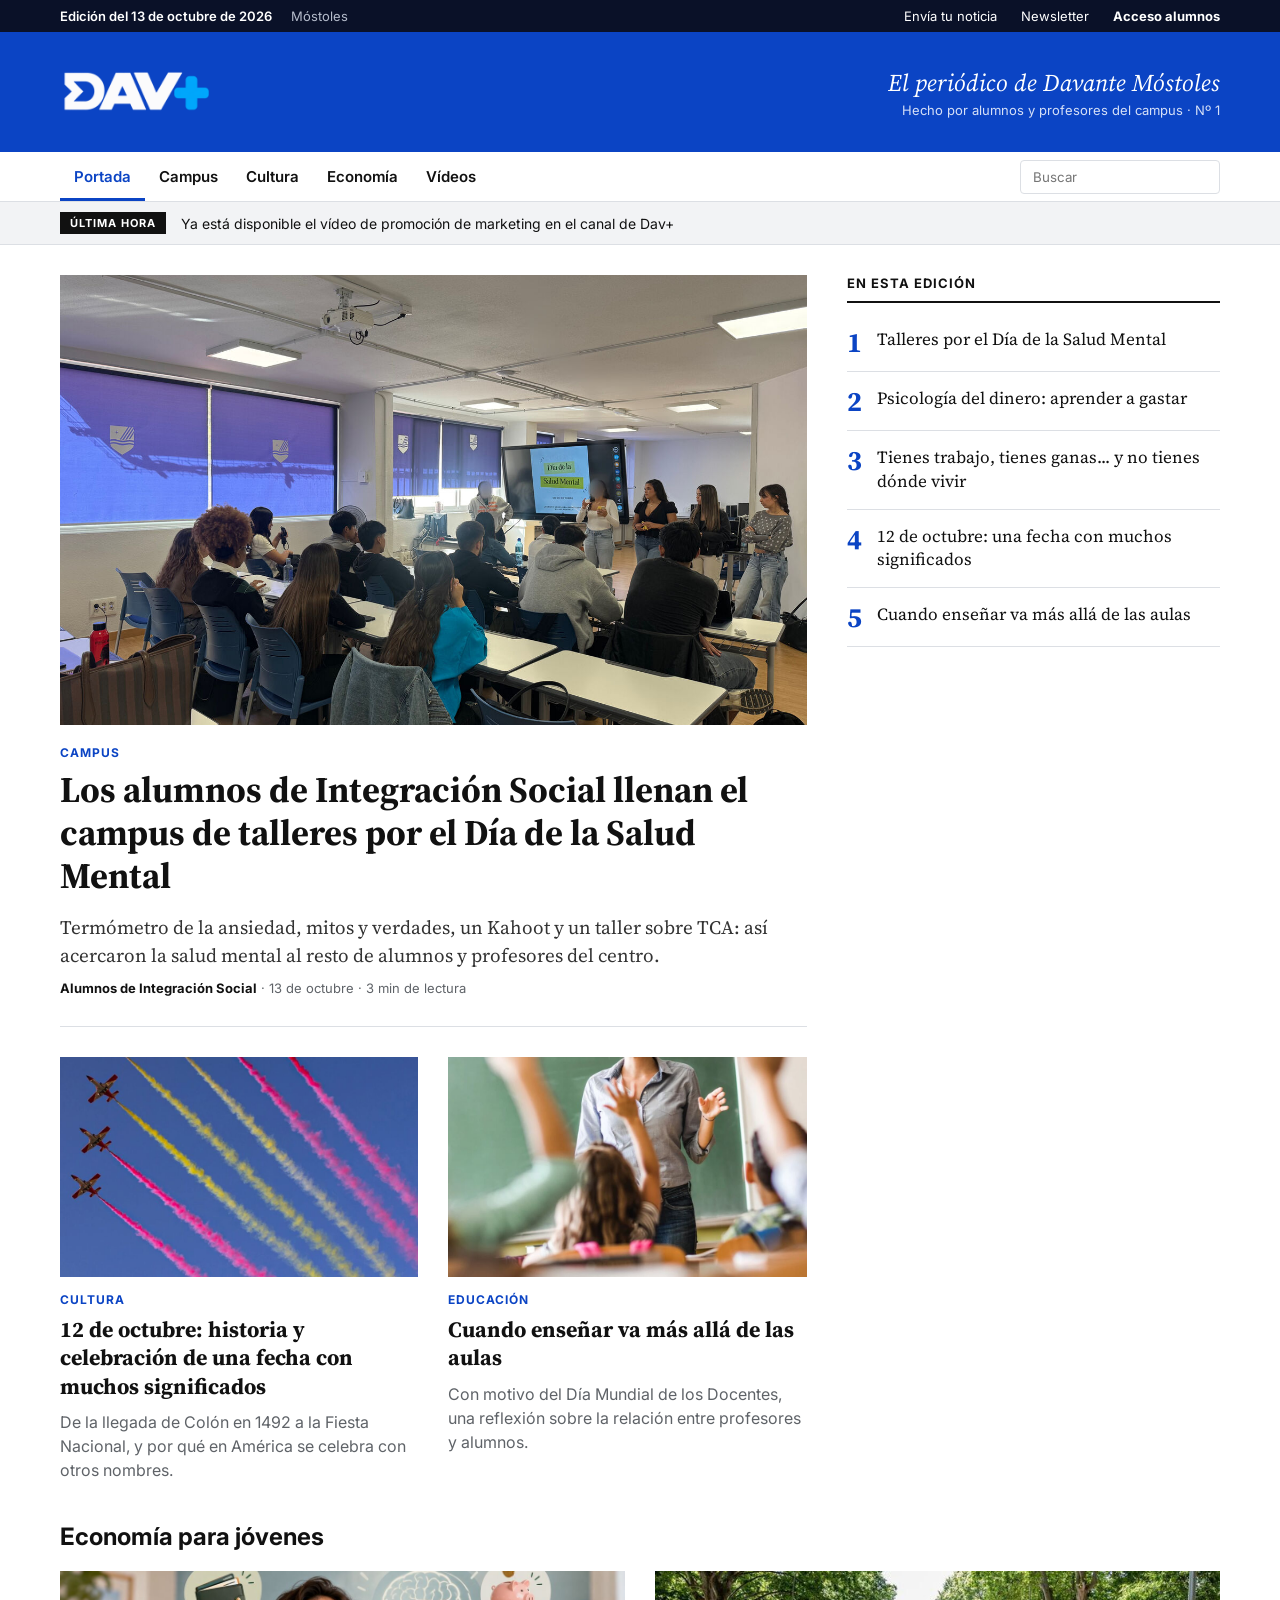
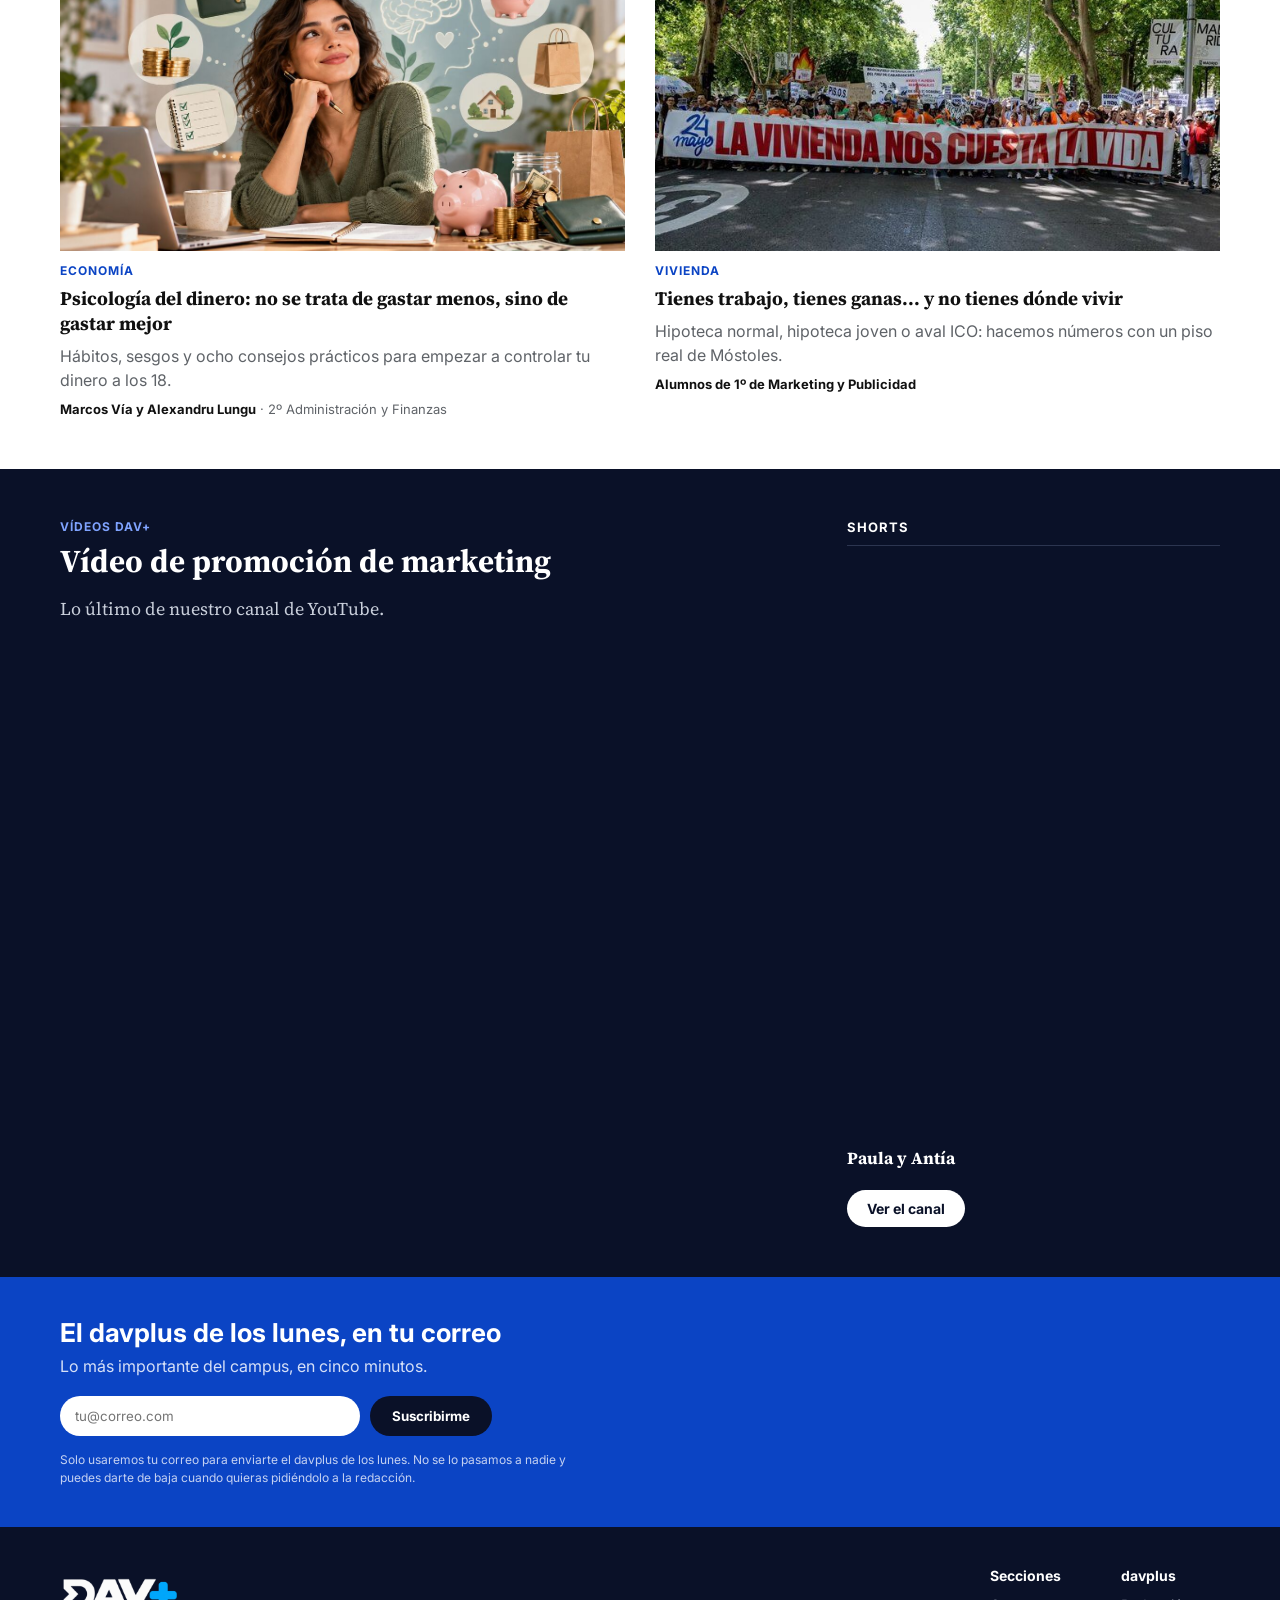
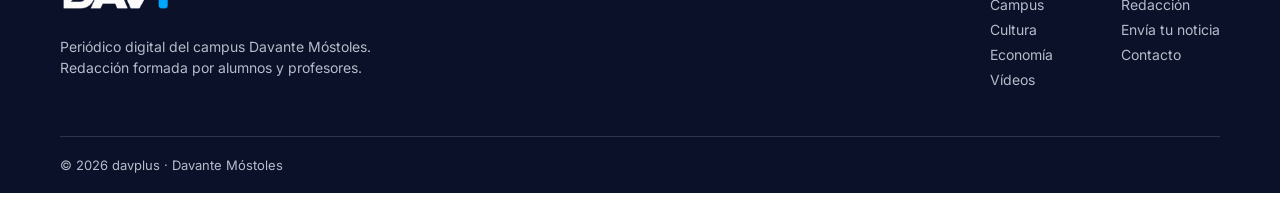
<file: index.html>
<!DOCTYPE html>
<html lang="es">
<head>
    <!-- Google Tag Manager -->
    <script>(function(w,d,s,l,i){w[l]=w[l]||[];w[l].push({'gtm.start':
    new Date().getTime(),event:'gtm.js'});var f=d.getElementsByTagName(s)[0],
    j=d.createElement(s),dl=l!='dataLayer'?'&l='+l:'';j.async=true;j.src=
    'https://www.googletagmanager.com/gtm.js?id='+i+dl;f.parentNode.insertBefore(j,f);
    })(window,document,'script','dataLayer','GTM-KZXCDL7T');</script>
    <!-- End Google Tag Manager -->

    <!-- Google tag (gtag.js) -->
    <script async src="https://www.googletagmanager.com/gtag/js?id=G-MRT5NM4X61"></script>
    <script>
        window.dataLayer = window.dataLayer || [];
        function gtag(){dataLayer.push(arguments);}
        gtag('js', new Date());

        gtag('config', 'G-MRT5NM4X61');
    </script>

    <meta charset="UTF-8">
    <meta name="viewport" content="width=device-width, initial-scale=1.0">
    <title>davplus | El periódico de Davante Móstoles</title>
    <meta name="description" content="Periódico digital del campus Davante Móstoles, hecho por alumnos y profesores.">

    <!-- Fuentes de Google -->
    <link rel="preconnect" href="https://fonts.googleapis.com">
    <link rel="preconnect" href="https://fonts.gstatic.com" crossorigin>
    <link href="https://fonts.googleapis.com/css2?family=Inter:wght@400;600;700;800&family=Source+Serif+4:ital,wght@0,400;0,600;0,700;1,400&display=swap" rel="stylesheet">

    <link rel="stylesheet" href="estilos.css">
</head>
<body>
    <!-- Google Tag Manager (noscript) -->
    <noscript><iframe src="https://www.googletagmanager.com/ns.html?id=GTM-KZXCDL7T" class="gtm-noscript" height="0" width="0"></iframe></noscript>
    <!-- End Google Tag Manager (noscript) -->

    <!-- BARRA SUPERIOR -->
    <div class="barra-superior">
        <div class="contenedor">
            <div>
                <span class="fecha">Edición del 13 de octubre de 2026</span>
                <span class="lugar">Móstoles</span>
            </div>
            <nav>
                <a href="#">Envía tu noticia</a>
                <a href="#newsletter">Newsletter</a>
                <a href="#" class="acceso">Acceso alumnos</a>
            </nav>
        </div>
    </div>

    <!-- CABECERA -->
    <header class="cabecera">
        <div class="contenedor">
            <a href="index.html" class="logo"><img src="imagenes/logo-dav.png" alt="dav+"></a>
            <div class="lema">
                <p>El periódico de Davante Móstoles</p>
                <small>Hecho por alumnos y profesores del campus · Nº 1</small>
            </div>
        </div>
    </header>

    <!-- MENÚ -->
    <nav class="menu">
        <div class="contenedor">
            <ul>
                <li><a href="index.html" class="activo">Portada</a></li>
                <li><a href="#campus">Campus</a></li>
                <li><a href="#cultura">Cultura</a></li>
                <li><a href="#economia">Economía</a></li>
                <li><a href="#videos">Vídeos</a></li>
            </ul>
            <form class="buscador" action="#">
                <input type="search" name="q" placeholder="Buscar">
            </form>
        </div>
    </nav>

    <!-- ÚLTIMA HORA -->
    <div class="ultima-hora">
        <div class="contenedor">
            <span class="etiqueta">ÚLTIMA HORA</span>
            <a href="#videos">Ya está disponible el vídeo de promoción de marketing en el canal de Dav+</a>
        </div>
    </div>

    <main>

        <!-- PORTADA: noticia principal, secundarias y lateral -->
        <div class="contenedor portada" id="campus">

            <div>
                <!-- Noticia principal -->
                <article class="noticia-principal">
                    <a href="noticias/salud-mental.html">
                        <img src="imagenes/salud-mental.jpg" alt="Taller del Día de la Salud Mental en un aula del campus">
                    </a>
                    <span class="categoria">Campus</span>
                    <h2><a href="noticias/salud-mental.html">Los alumnos de Integración Social llenan el campus de talleres por el Día de la Salud Mental</a></h2>
                    <p class="entradilla">
                        Termómetro de la ansiedad, mitos y verdades, un Kahoot y un taller sobre TCA:
                        así acercaron la salud mental al resto de alumnos y profesores del centro.
                    </p>
                    <p class="autor"><strong>Alumnos de Integración Social</strong> · 13 de octubre · 3 min de lectura</p>
                </article>

                <!-- Noticias secundarias -->
                <div class="secundarias" id="cultura">
                    <article>
                        <a href="noticias/12-de-octubre.html">
                            <img src="imagenes/hispanidad.jpg" alt="Aviones de la Patrulla Águila con humo rojo y amarillo">
                        </a>
                        <span class="categoria">Cultura</span>
                        <h3><a href="noticias/12-de-octubre.html">12 de octubre: historia y celebración de una fecha con muchos significados</a></h3>
                        <p>De la llegada de Colón en 1492 a la Fiesta Nacional, y por qué en América se celebra con otros nombres.</p>
                    </article>

                    <article>
                        <a href="noticias/dia-de-los-docentes.html">
                            <img src="imagenes/docentes.jpg" alt="Profesora en clase con alumnos levantando la mano">
                        </a>
                        <span class="categoria">Educación</span>
                        <h3><a href="noticias/dia-de-los-docentes.html">Cuando enseñar va más allá de las aulas</a></h3>
                        <p>Con motivo del Día Mundial de los Docentes, una reflexión sobre la relación entre profesores y alumnos.</p>
                    </article>
                </div>
            </div>

            <!-- Lateral -->
            <aside class="lateral">
                <h2>En esta edición</h2>
                <ol class="lista-numerada">
                    <li><a href="noticias/salud-mental.html">Talleres por el Día de la Salud Mental</a></li>
                    <li><a href="noticias/psicologia-del-dinero.html">Psicología del dinero: aprender a gastar</a></li>
                    <li><a href="noticias/vivienda.html">Tienes trabajo, tienes ganas... y no tienes dónde vivir</a></li>
                    <li><a href="noticias/12-de-octubre.html">12 de octubre: una fecha con muchos significados</a></li>
                    <li><a href="noticias/dia-de-los-docentes.html">Cuando enseñar va más allá de las aulas</a></li>
                </ol>
            </aside>

        </div>

        <!-- ECONOMÍA -->
        <section class="contenedor bloque-tarjetas" id="economia">
            <div class="titulo-seccion">
                <h2>Economía para jóvenes</h2>
            </div>

            <div class="tarjetas dos-columnas">
                <article class="tarjeta">
                    <a href="noticias/psicologia-del-dinero.html">
                        <img src="imagenes/psicologia-dinero.jpg" alt="Chica pensando rodeada de iconos de ahorro y compras">
                    </a>
                    <span class="categoria">Economía</span>
                    <h3><a href="noticias/psicologia-del-dinero.html">Psicología del dinero: no se trata de gastar menos, sino de gastar mejor</a></h3>
                    <p>Hábitos, sesgos y ocho consejos prácticos para empezar a controlar tu dinero a los 18.</p>
                    <p class="autor"><strong>Marcos Vía y Alexandru Lungu</strong> · 2º Administración y Finanzas</p>
                </article>

                <article class="tarjeta">
                    <a href="noticias/vivienda.html">
                        <img src="imagenes/vivienda.jpg" alt="Manifestación con la pancarta «La vivienda nos cuesta la vida»">
                    </a>
                    <span class="categoria">Vivienda</span>
                    <h3><a href="noticias/vivienda.html">Tienes trabajo, tienes ganas... y no tienes dónde vivir</a></h3>
                    <p>Hipoteca normal, hipoteca joven o aval ICO: hacemos números con un piso real de Móstoles.</p>
                    <p class="autor"><strong>Alumnos de 1º de Marketing y Publicidad</strong></p>
                </article>
            </div>
        </section>

        <!-- VÍDEOS -->
        <section class="videos" id="videos">
            <div class="contenedor">

                <div>
                    <span class="categoria">Vídeos Dav+</span>
                    <h2>Vídeo de promoción de marketing</h2>
                    <p>Lo último de nuestro canal de YouTube.</p>
                    <iframe class="video-horizontal"
                        src="https://www.youtube.com/embed/qylvwztx0VA"
                        title="Vídeo de promoción de marketing"
                        allow="accelerometer; clipboard-write; encrypted-media; gyroscope; picture-in-picture; web-share"
                        allowfullscreen></iframe>
                </div>

                <div class="video-short">
                    <h3>Shorts</h3>
                    <iframe class="video-vertical"
                        src="https://www.youtube.com/embed/dksjN3OSaUQ"
                        title="Paula y Antía"
                        allow="accelerometer; clipboard-write; encrypted-media; gyroscope; picture-in-picture; web-share"
                        allowfullscreen></iframe>
                    <h4>Paula y Antía</h4>
                    <a href="https://www.youtube.com/@Davpluss" class="boton" target="_blank">Ver el canal</a>
                </div>

            </div>
        </section>

        <!-- NEWSLETTER -->
        <section class="newsletter" id="newsletter">
            <div class="contenedor">
                <h2>El davplus de los lunes, en tu correo</h2>
                <p>Lo más importante del campus, en cinco minutos.</p>
                <form action="suscribir.php" method="post">
                    <input type="email" name="correo" placeholder="tu@correo.com" maxlength="100" required>
                    <button type="submit">Suscribirme</button>
                </form>
                <p class="aviso-privacidad">
                    Solo usaremos tu correo para enviarte el davplus de los lunes. No se lo pasamos a nadie
                    y puedes darte de baja cuando quieras pidiéndolo a la redacción.
                </p>
            </div>
        </section>

    </main>

    <!-- PIE DE PÁGINA -->
    <footer class="pie">
        <div class="contenedor">
            <div class="columnas">
                <div class="descripcion">
                    <a href="index.html" class="logo"><img src="imagenes/logo-dav.png" alt="dav+"></a>
                    <p>Periódico digital del campus Davante Móstoles. Redacción formada por alumnos y profesores.</p>
                </div>
                <div class="enlaces">
                    <div>
                        <h3>Secciones</h3>
                        <ul>
                            <li><a href="#campus">Campus</a></li>
                            <li><a href="#cultura">Cultura</a></li>
                            <li><a href="#economia">Economía</a></li>
                            <li><a href="#videos">Vídeos</a></li>
                        </ul>
                    </div>
                    <div>
                        <h3>davplus</h3>
                        <ul>
                            <li><a href="#">Redacción</a></li>
                            <li><a href="#">Envía tu noticia</a></li>
                            <li><a href="#">Contacto</a></li>
                        </ul>
                    </div>
                </div>
            </div>
            <p class="copyright">© 2026 davplus · Davante Móstoles</p>
        </div>
    </footer>

</body>
</html>
</file>
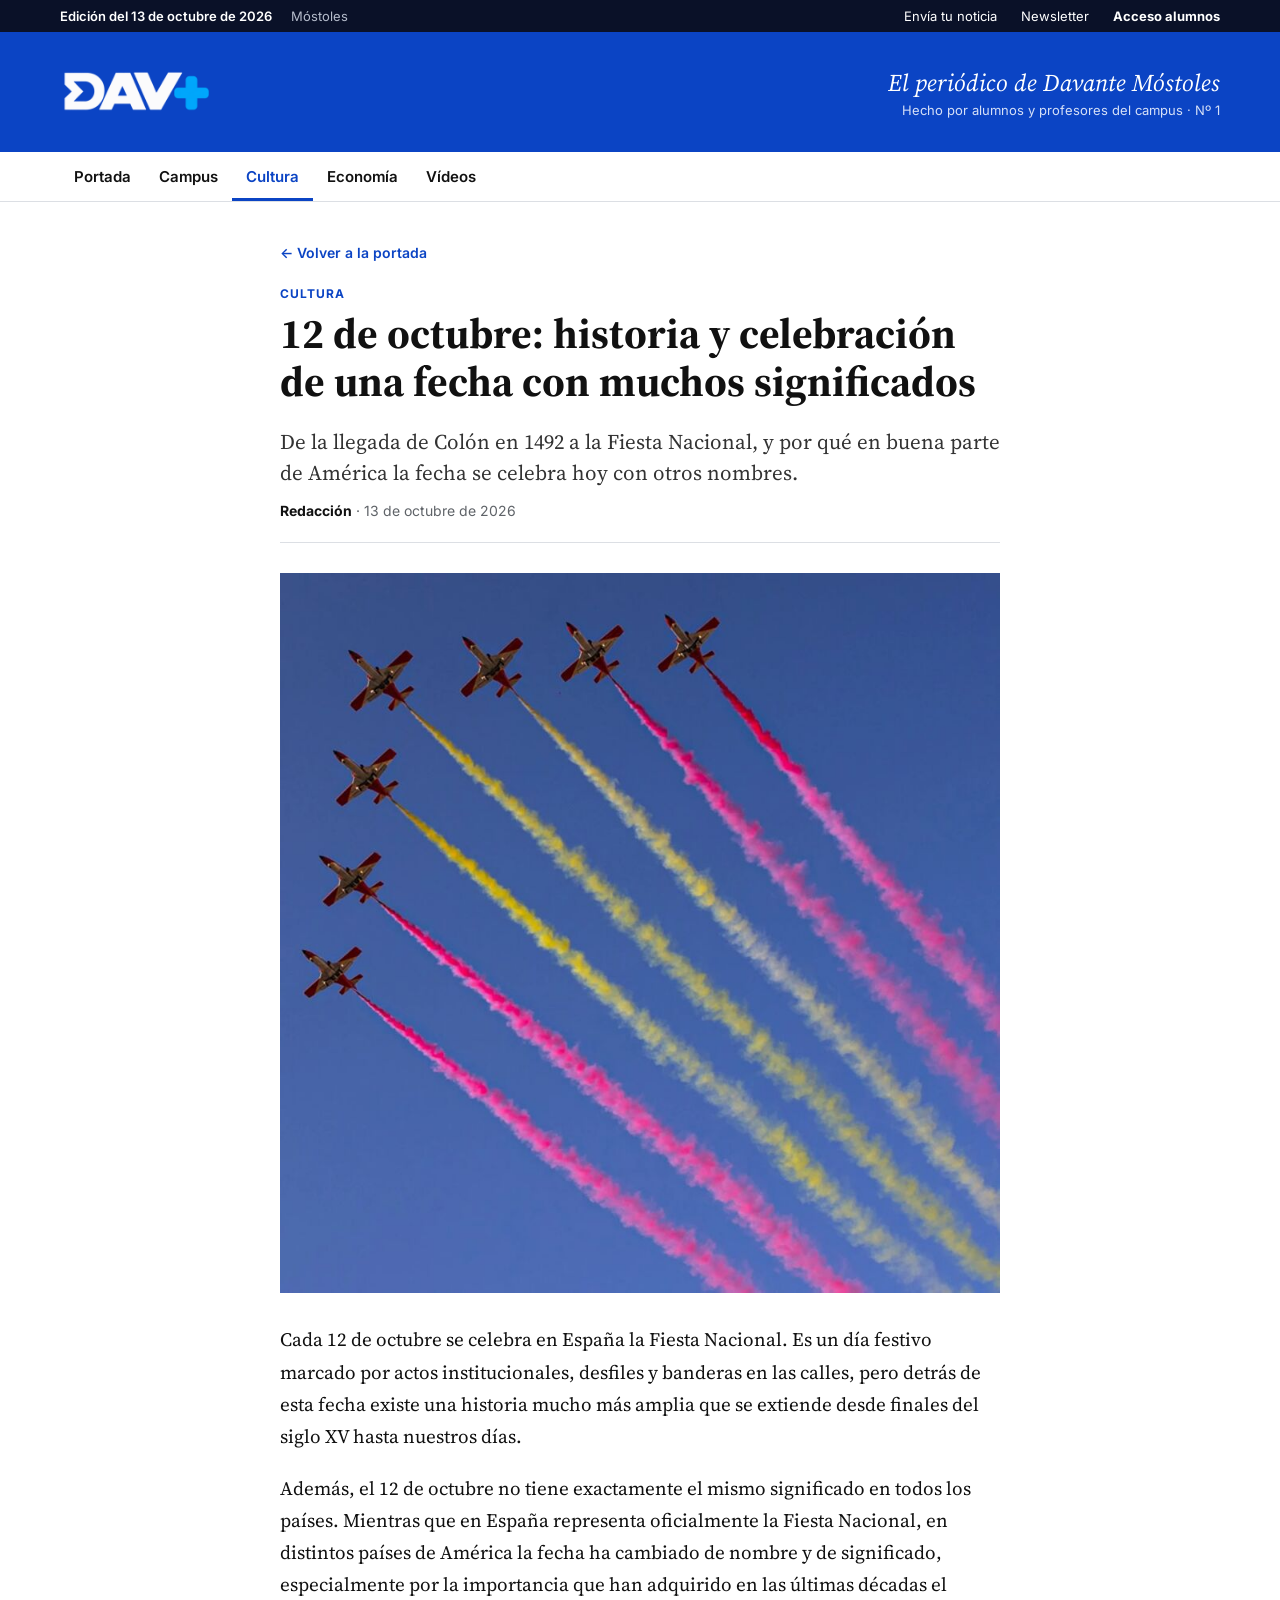
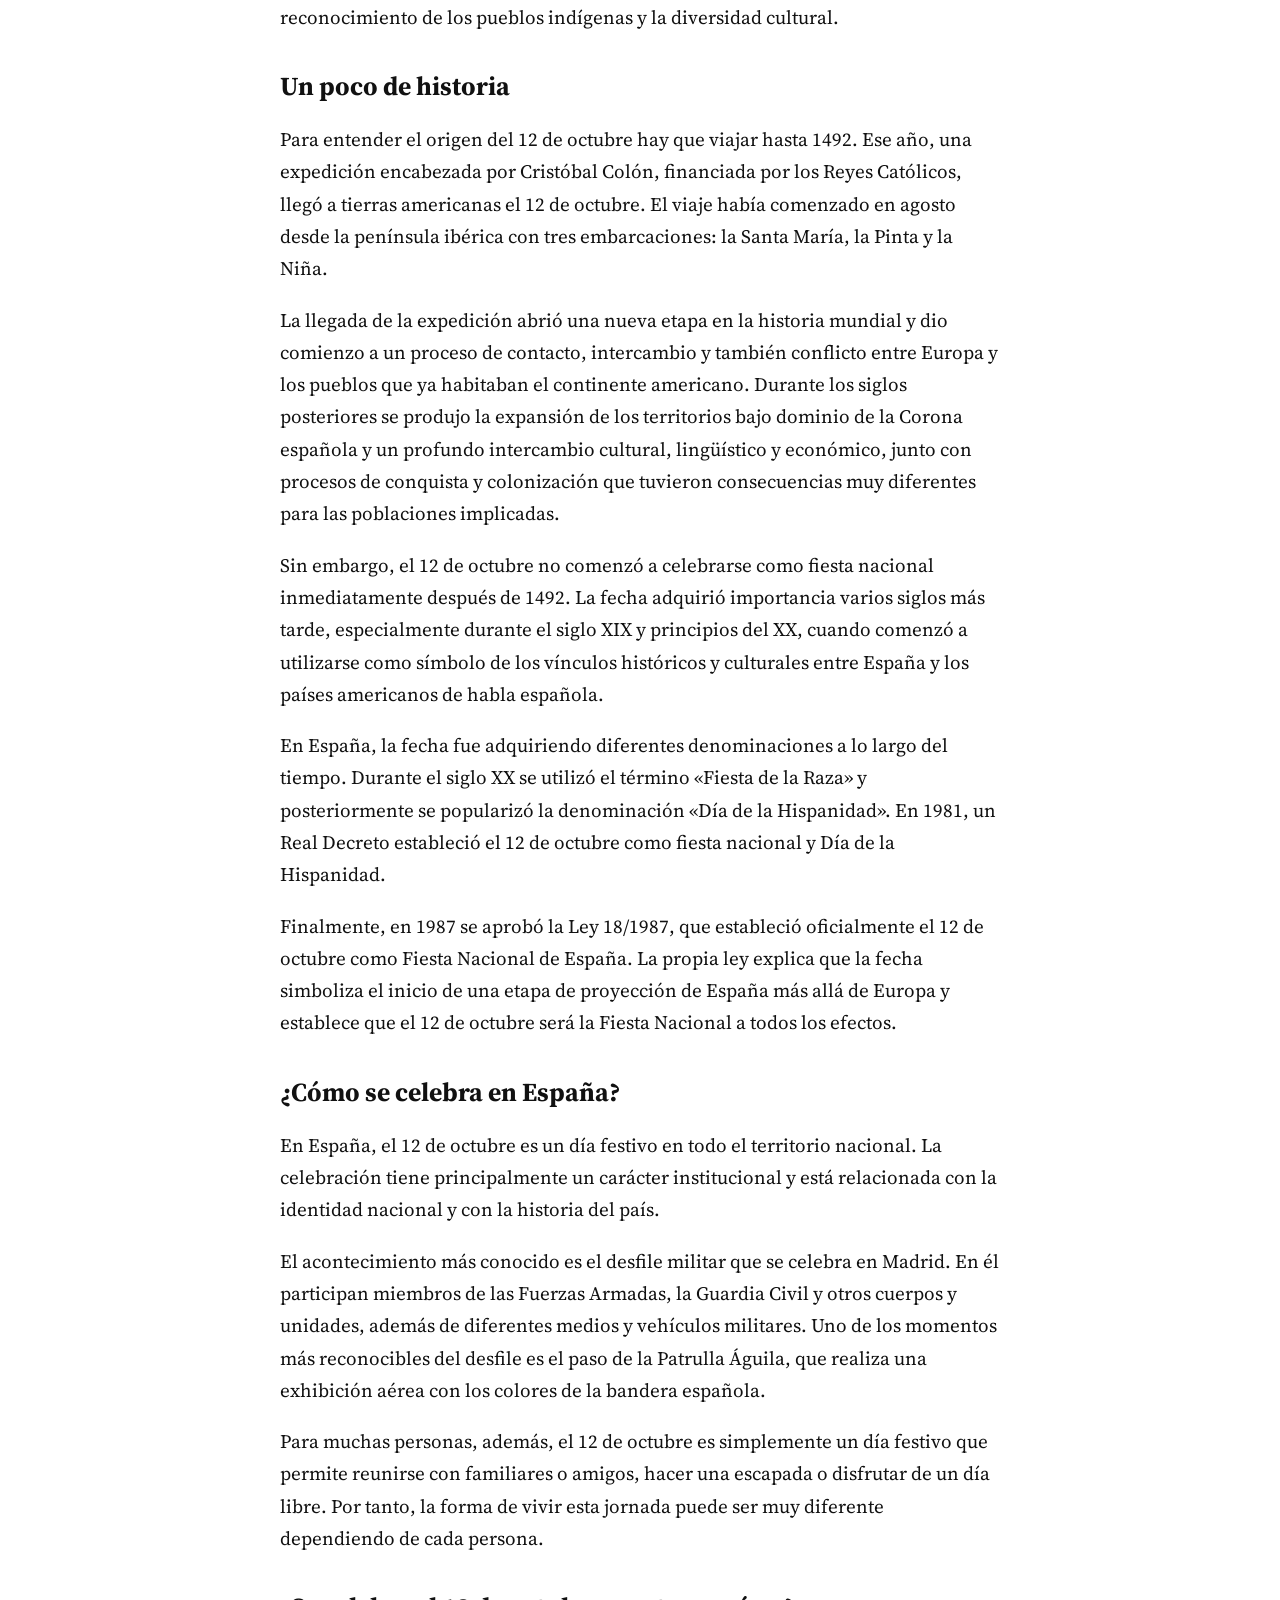
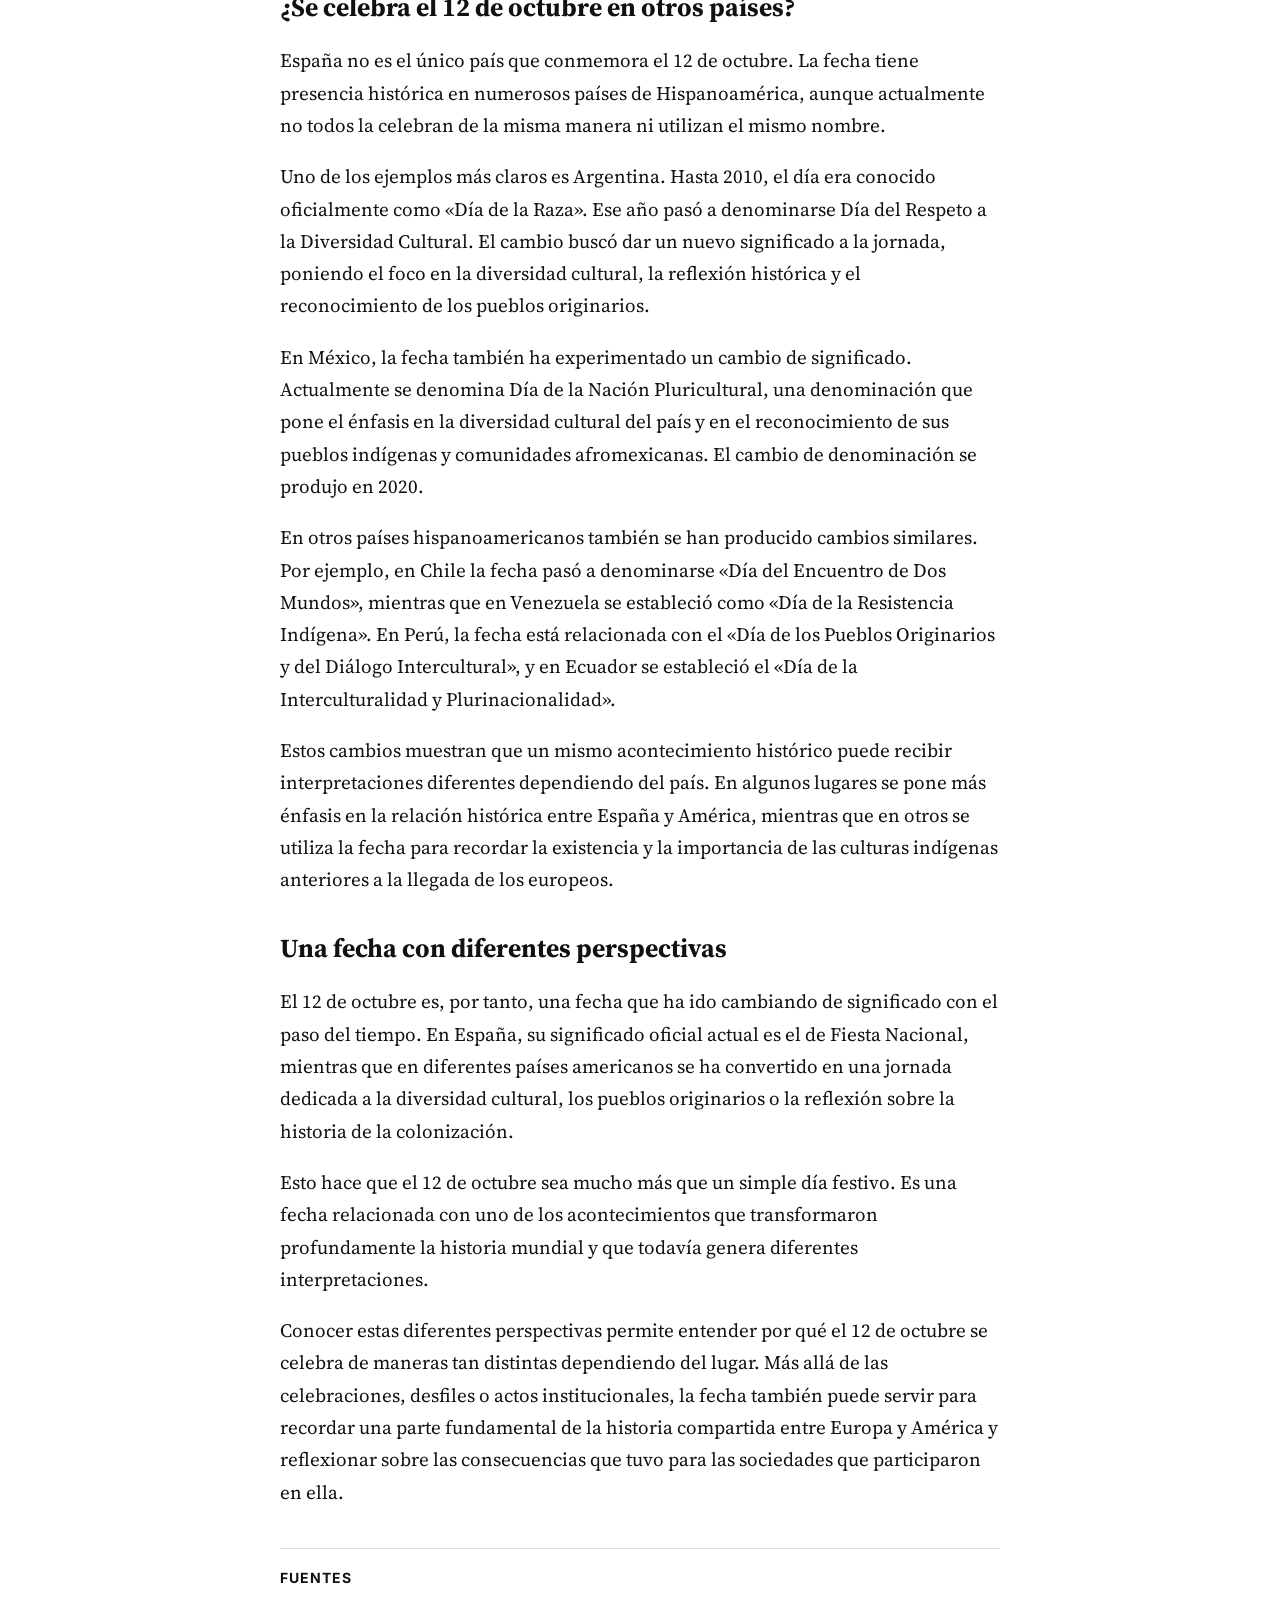
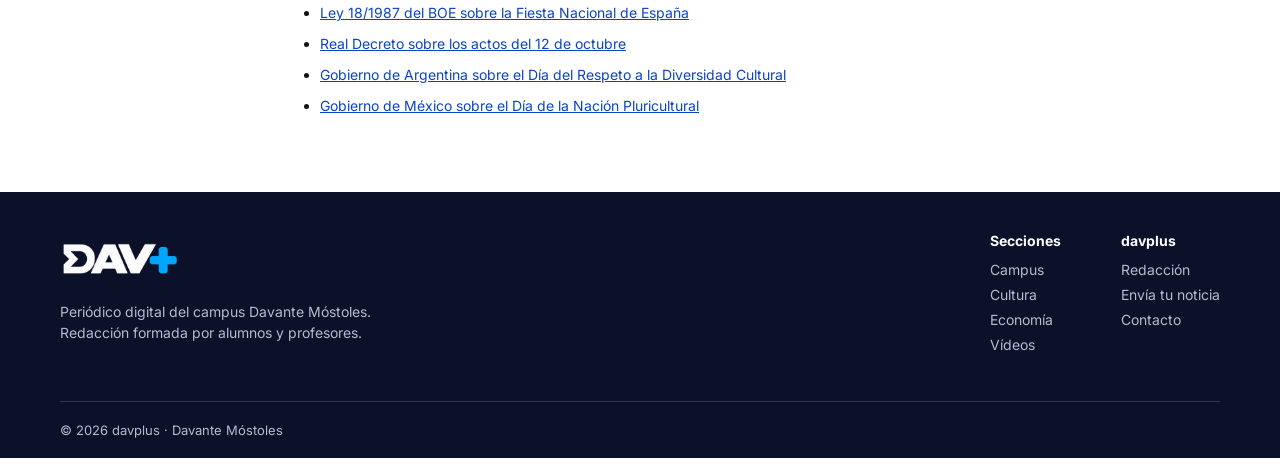
<file: noticias/12-de-octubre.html>
<!DOCTYPE html>
<html lang="es">
<head>
    <!-- Google Tag Manager -->
    <script>(function(w,d,s,l,i){w[l]=w[l]||[];w[l].push({'gtm.start':
    new Date().getTime(),event:'gtm.js'});var f=d.getElementsByTagName(s)[0],
    j=d.createElement(s),dl=l!='dataLayer'?'&l='+l:'';j.async=true;j.src=
    'https://www.googletagmanager.com/gtm.js?id='+i+dl;f.parentNode.insertBefore(j,f);
    })(window,document,'script','dataLayer','GTM-KZXCDL7T');</script>
    <!-- End Google Tag Manager -->

    <!-- Google tag (gtag.js) -->
    <script async src="https://www.googletagmanager.com/gtag/js?id=G-MRT5NM4X61"></script>
    <script>
        window.dataLayer = window.dataLayer || [];
        function gtag(){dataLayer.push(arguments);}
        gtag('js', new Date());

        gtag('config', 'G-MRT5NM4X61');
    </script>

    <meta charset="UTF-8">
    <meta name="viewport" content="width=device-width, initial-scale=1.0">
    <title>12 de octubre: una fecha con muchos significados | davplus</title>
    <meta name="description" content="Historia de la Fiesta Nacional y cómo se celebra el 12 de octubre en otros países.">

    <!-- Fuentes de Google -->
    <link rel="preconnect" href="https://fonts.googleapis.com">
    <link rel="preconnect" href="https://fonts.gstatic.com" crossorigin>
    <link href="https://fonts.googleapis.com/css2?family=Inter:wght@400;600;700;800&family=Source+Serif+4:ital,wght@0,400;0,600;0,700;1,400&display=swap" rel="stylesheet">

    <link rel="stylesheet" href="../estilos.css">
</head>
<body>
    <!-- Google Tag Manager (noscript) -->
    <noscript><iframe src="https://www.googletagmanager.com/ns.html?id=GTM-KZXCDL7T" class="gtm-noscript" height="0" width="0"></iframe></noscript>
    <!-- End Google Tag Manager (noscript) -->

    <!-- BARRA SUPERIOR -->
    <div class="barra-superior">
        <div class="contenedor">
            <div>
                <span class="fecha">Edición del 13 de octubre de 2026</span>
                <span class="lugar">Móstoles</span>
            </div>
            <nav>
                <a href="#">Envía tu noticia</a>
                <a href="../index.html#newsletter">Newsletter</a>
                <a href="#" class="acceso">Acceso alumnos</a>
            </nav>
        </div>
    </div>

    <!-- CABECERA -->
    <header class="cabecera">
        <div class="contenedor">
            <a href="../index.html" class="logo"><img src="../imagenes/logo-dav.png" alt="dav+"></a>
            <div class="lema">
                <p>El periódico de Davante Móstoles</p>
                <small>Hecho por alumnos y profesores del campus · Nº 1</small>
            </div>
        </div>
    </header>

    <!-- MENÚ -->
    <nav class="menu">
        <div class="contenedor">
            <ul>
                <li><a href="../index.html">Portada</a></li>
                <li><a href="../index.html#campus">Campus</a></li>
                <li><a href="../index.html#cultura" class="activo">Cultura</a></li>
                <li><a href="../index.html#economia">Economía</a></li>
                <li><a href="../index.html#videos">Vídeos</a></li>
            </ul>
        </div>
    </nav>

    <!-- NOTICIA -->
    <main>
        <article class="articulo">

            <a href="../index.html" class="volver">← Volver a la portada</a>

            <span class="categoria">Cultura</span>
            <h1>12 de octubre: historia y celebración de una fecha con muchos significados</h1>
            <p class="entradilla">
                De la llegada de Colón en 1492 a la Fiesta Nacional, y por qué en buena parte de América
                la fecha se celebra hoy con otros nombres.
            </p>
            <p class="autor"><strong>Redacción</strong> · 13 de octubre de 2026</p>

            <figure>
                <img src="../imagenes/hispanidad.jpg" alt="Aviones de la Patrulla Águila con humo rojo y amarillo">
            </figure>

            <p>
                Cada 12 de octubre se celebra en España la Fiesta Nacional. Es un día festivo marcado por
                actos institucionales, desfiles y banderas en las calles, pero detrás de esta fecha existe una
                historia mucho más amplia que se extiende desde finales del siglo XV hasta nuestros días.
            </p>
            <p>
                Además, el 12 de octubre no tiene exactamente el mismo significado en todos los países.
                Mientras que en España representa oficialmente la Fiesta Nacional, en distintos países de
                América la fecha ha cambiado de nombre y de significado, especialmente por la importancia
                que han adquirido en las últimas décadas el reconocimiento de los pueblos indígenas y la
                diversidad cultural.
            </p>

            <h2>Un poco de historia</h2>
            <p>
                Para entender el origen del 12 de octubre hay que viajar hasta 1492. Ese año, una
                expedición encabezada por Cristóbal Colón, financiada por los Reyes Católicos, llegó a
                tierras americanas el 12 de octubre. El viaje había comenzado en agosto desde la península
                ibérica con tres embarcaciones: la Santa María, la Pinta y la Niña.
            </p>
            <p>
                La llegada de la expedición abrió una nueva etapa en la historia mundial y dio comienzo a
                un proceso de contacto, intercambio y también conflicto entre Europa y los pueblos que ya
                habitaban el continente americano. Durante los siglos posteriores se produjo la expansión
                de los territorios bajo dominio de la Corona española y un profundo intercambio cultural,
                lingüístico y económico, junto con procesos de conquista y colonización que tuvieron
                consecuencias muy diferentes para las poblaciones implicadas.
            </p>
            <p>
                Sin embargo, el 12 de octubre no comenzó a celebrarse como fiesta nacional
                inmediatamente después de 1492. La fecha adquirió importancia varios siglos más tarde,
                especialmente durante el siglo XIX y principios del XX, cuando comenzó a utilizarse como
                símbolo de los vínculos históricos y culturales entre España y los países americanos de
                habla española.
            </p>
            <p>
                En España, la fecha fue adquiriendo diferentes denominaciones a lo largo del tiempo.
                Durante el siglo XX se utilizó el término «Fiesta de la Raza» y posteriormente se popularizó
                la denominación «Día de la Hispanidad». En 1981, un Real Decreto estableció el 12 de
                octubre como fiesta nacional y Día de la Hispanidad.
            </p>
            <p>
                Finalmente, en 1987 se aprobó la Ley 18/1987, que estableció oficialmente el 12 de octubre
                como Fiesta Nacional de España. La propia ley explica que la fecha simboliza el inicio de
                una etapa de proyección de España más allá de Europa y establece que el 12 de octubre
                será la Fiesta Nacional a todos los efectos.
            </p>

            <h2>¿Cómo se celebra en España?</h2>
            <p>
                En España, el 12 de octubre es un día festivo en todo el territorio nacional. La celebración
                tiene principalmente un carácter institucional y está relacionada con la identidad nacional y
                con la historia del país.
            </p>
            <p>
                El acontecimiento más conocido es el desfile militar que se celebra en Madrid. En él
                participan miembros de las Fuerzas Armadas, la Guardia Civil y otros cuerpos y unidades,
                además de diferentes medios y vehículos militares. Uno de los momentos más reconocibles
                del desfile es el paso de la Patrulla Águila, que realiza una exhibición aérea con los colores
                de la bandera española.
            </p>
            <p>
                Para muchas personas, además, el 12 de octubre es simplemente un día festivo que
                permite reunirse con familiares o amigos, hacer una escapada o disfrutar de un día libre.
                Por tanto, la forma de vivir esta jornada puede ser muy diferente dependiendo de cada persona.
            </p>

            <h2>¿Se celebra el 12 de octubre en otros países?</h2>
            <p>
                España no es el único país que conmemora el 12 de octubre. La fecha tiene presencia
                histórica en numerosos países de Hispanoamérica, aunque actualmente no todos la
                celebran de la misma manera ni utilizan el mismo nombre.
            </p>
            <p>
                Uno de los ejemplos más claros es Argentina. Hasta 2010, el día era conocido oficialmente
                como «Día de la Raza». Ese año pasó a denominarse Día del Respeto a la Diversidad
                Cultural. El cambio buscó dar un nuevo significado a la jornada, poniendo el foco en la
                diversidad cultural, la reflexión histórica y el reconocimiento de los pueblos originarios.
            </p>
            <p>
                En México, la fecha también ha experimentado un cambio de significado. Actualmente se
                denomina Día de la Nación Pluricultural, una denominación que pone el énfasis en la
                diversidad cultural del país y en el reconocimiento de sus pueblos indígenas y comunidades
                afromexicanas. El cambio de denominación se produjo en 2020.
            </p>
            <p>
                En otros países hispanoamericanos también se han producido cambios similares. Por ejemplo,
                en Chile la fecha pasó a denominarse «Día del Encuentro de Dos Mundos», mientras que
                en Venezuela se estableció como «Día de la Resistencia Indígena». En Perú, la fecha está
                relacionada con el «Día de los Pueblos Originarios y del Diálogo Intercultural», y en
                Ecuador se estableció el «Día de la Interculturalidad y Plurinacionalidad».
            </p>
            <p>
                Estos cambios muestran que un mismo acontecimiento histórico puede recibir
                interpretaciones diferentes dependiendo del país. En algunos lugares se pone más énfasis
                en la relación histórica entre España y América, mientras que en otros se utiliza la fecha
                para recordar la existencia y la importancia de las culturas indígenas anteriores a la llegada
                de los europeos.
            </p>

            <h2>Una fecha con diferentes perspectivas</h2>
            <p>
                El 12 de octubre es, por tanto, una fecha que ha ido cambiando de significado con el paso
                del tiempo. En España, su significado oficial actual es el de Fiesta Nacional, mientras que
                en diferentes países americanos se ha convertido en una jornada dedicada a la diversidad
                cultural, los pueblos originarios o la reflexión sobre la historia de la colonización.
            </p>
            <p>
                Esto hace que el 12 de octubre sea mucho más que un simple día festivo. Es una fecha
                relacionada con uno de los acontecimientos que transformaron profundamente la historia
                mundial y que todavía genera diferentes interpretaciones.
            </p>
            <p>
                Conocer estas diferentes perspectivas permite entender por qué el 12 de octubre se celebra
                de maneras tan distintas dependiendo del lugar. Más allá de las celebraciones, desfiles o
                actos institucionales, la fecha también puede servir para recordar una parte fundamental de
                la historia compartida entre Europa y América y reflexionar sobre las consecuencias que
                tuvo para las sociedades que participaron en ella.
            </p>

            <div class="fuentes">
                <h2>Fuentes</h2>
                <ul>
                    <li><a class="enlace-texto" href="https://www.boe.es/buscar/act.php?id=BOE-A-1987-22831" target="_blank">Ley 18/1987 del BOE sobre la Fiesta Nacional de España</a></li>
                    <li><a class="enlace-texto" href="https://www.boe.es/buscar/doc.php?id=BOE-A-1997-13927" target="_blank">Real Decreto sobre los actos del 12 de octubre</a></li>
                    <li><a class="enlace-texto" href="https://www.argentina.gob.ar/node/403877" target="_blank">Gobierno de Argentina sobre el Día del Respeto a la Diversidad Cultural</a></li>
                    <li><a class="enlace-texto" href="https://www.gob.mx/agricultura%7Cdgsiap/articulos/dia-de-la-nacion-pluricultural" target="_blank">Gobierno de México sobre el Día de la Nación Pluricultural</a></li>
                </ul>
            </div>

        </article>
    </main>

    <!-- PIE DE PÁGINA -->
    <footer class="pie">
        <div class="contenedor">
            <div class="columnas">
                <div class="descripcion">
                    <a href="../index.html" class="logo"><img src="../imagenes/logo-dav.png" alt="dav+"></a>
                    <p>Periódico digital del campus Davante Móstoles. Redacción formada por alumnos y profesores.</p>
                </div>
                <div class="enlaces">
                    <div>
                        <h3>Secciones</h3>
                        <ul>
                            <li><a href="../index.html#campus">Campus</a></li>
                            <li><a href="../index.html#cultura">Cultura</a></li>
                            <li><a href="../index.html#economia">Economía</a></li>
                            <li><a href="../index.html#videos">Vídeos</a></li>
                        </ul>
                    </div>
                    <div>
                        <h3>davplus</h3>
                        <ul>
                            <li><a href="#">Redacción</a></li>
                            <li><a href="#">Envía tu noticia</a></li>
                            <li><a href="#">Contacto</a></li>
                        </ul>
                    </div>
                </div>
            </div>
            <p class="copyright">© 2026 davplus · Davante Móstoles</p>
        </div>
    </footer>

</body>
</html>
</file>
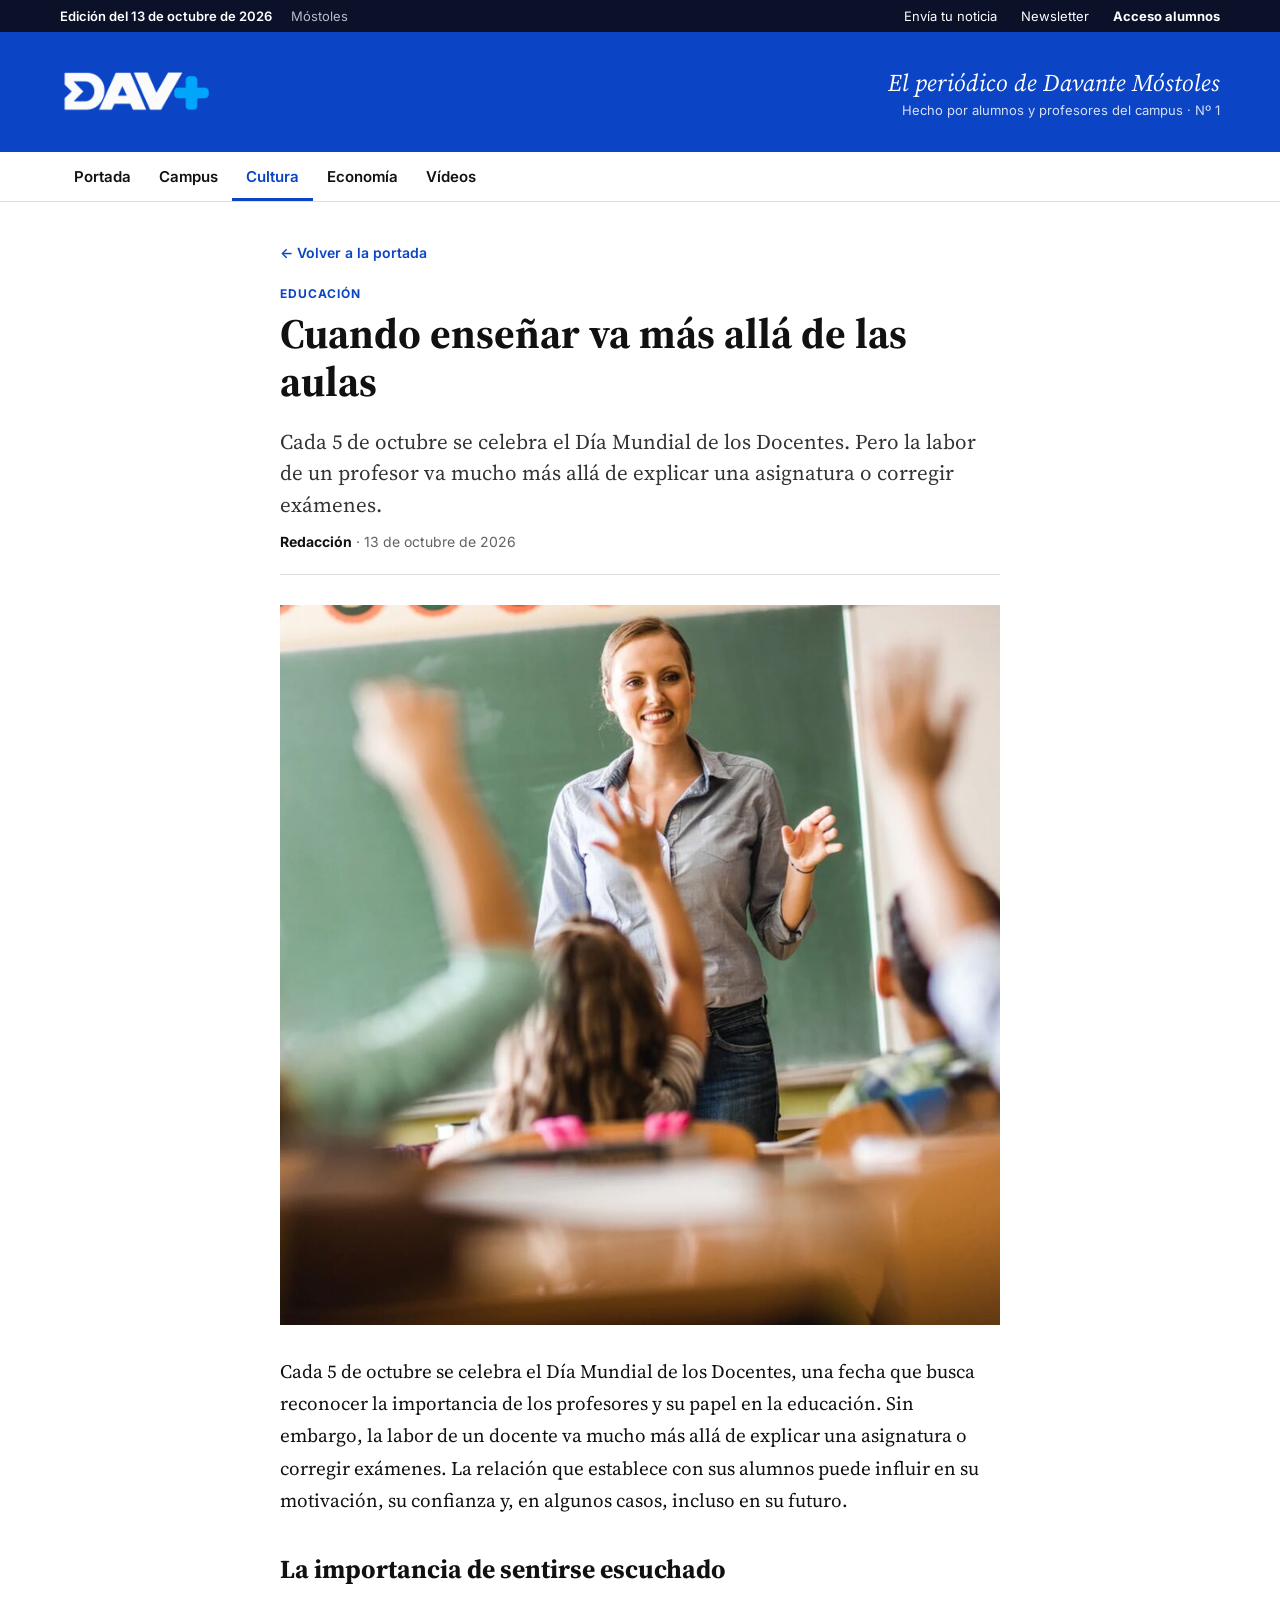
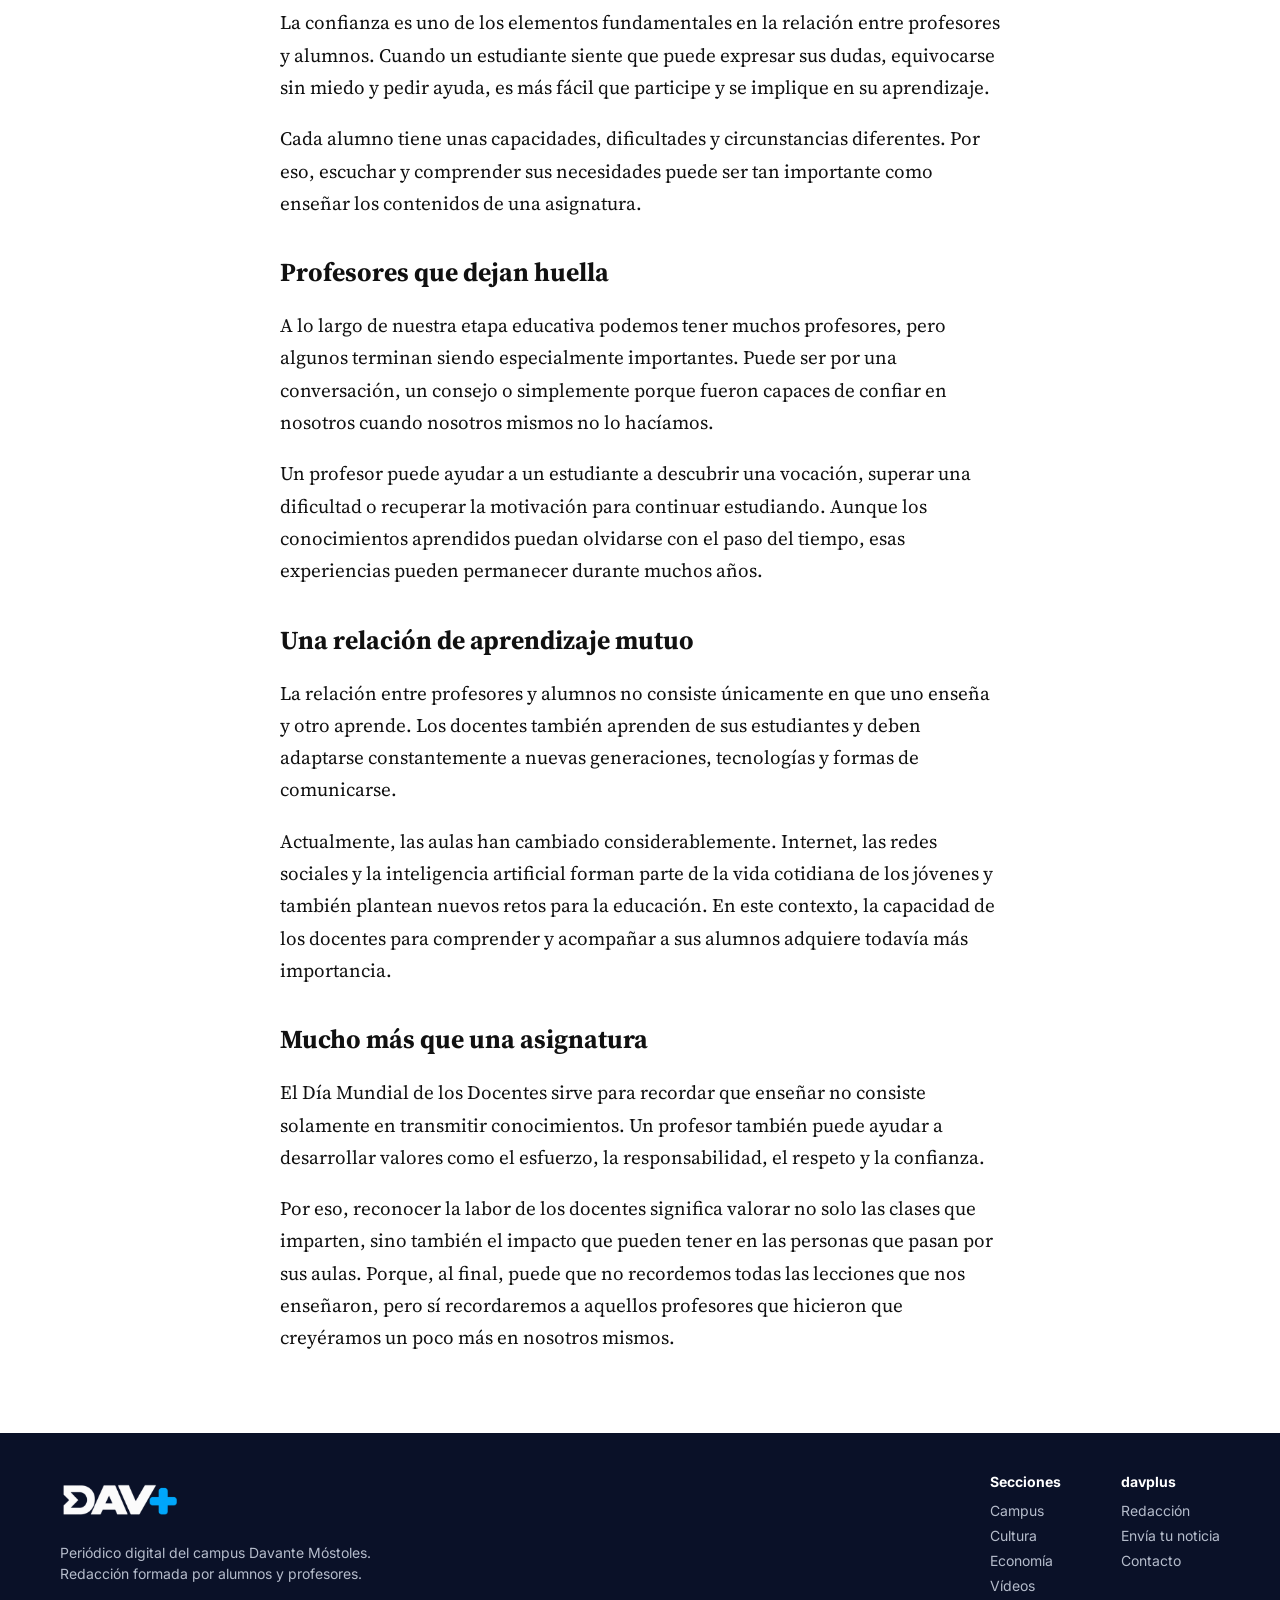
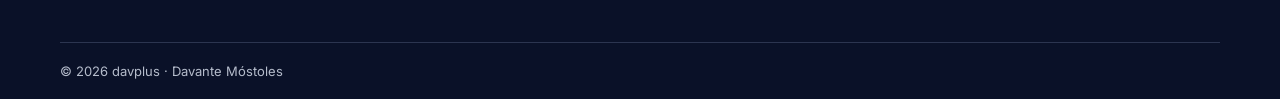
<file: noticias/dia-de-los-docentes.html>
<!DOCTYPE html>
<html lang="es">
<head>
    <!-- Google Tag Manager -->
    <script>(function(w,d,s,l,i){w[l]=w[l]||[];w[l].push({'gtm.start':
    new Date().getTime(),event:'gtm.js'});var f=d.getElementsByTagName(s)[0],
    j=d.createElement(s),dl=l!='dataLayer'?'&l='+l:'';j.async=true;j.src=
    'https://www.googletagmanager.com/gtm.js?id='+i+dl;f.parentNode.insertBefore(j,f);
    })(window,document,'script','dataLayer','GTM-KZXCDL7T');</script>
    <!-- End Google Tag Manager -->

    <!-- Google tag (gtag.js) -->
    <script async src="https://www.googletagmanager.com/gtag/js?id=G-MRT5NM4X61"></script>
    <script>
        window.dataLayer = window.dataLayer || [];
        function gtag(){dataLayer.push(arguments);}
        gtag('js', new Date());

        gtag('config', 'G-MRT5NM4X61');
    </script>

    <meta charset="UTF-8">
    <meta name="viewport" content="width=device-width, initial-scale=1.0">
    <title>Día Mundial de los Docentes | davplus</title>
    <meta name="description" content="Una reflexión sobre la relación entre profesores y alumnos con motivo del Día Mundial de los Docentes.">

    <!-- Fuentes de Google -->
    <link rel="preconnect" href="https://fonts.googleapis.com">
    <link rel="preconnect" href="https://fonts.gstatic.com" crossorigin>
    <link href="https://fonts.googleapis.com/css2?family=Inter:wght@400;600;700;800&family=Source+Serif+4:ital,wght@0,400;0,600;0,700;1,400&display=swap" rel="stylesheet">

    <link rel="stylesheet" href="../estilos.css">
</head>
<body>
    <!-- Google Tag Manager (noscript) -->
    <noscript><iframe src="https://www.googletagmanager.com/ns.html?id=GTM-KZXCDL7T" class="gtm-noscript" height="0" width="0"></iframe></noscript>
    <!-- End Google Tag Manager (noscript) -->

    <!-- BARRA SUPERIOR -->
    <div class="barra-superior">
        <div class="contenedor">
            <div>
                <span class="fecha">Edición del 13 de octubre de 2026</span>
                <span class="lugar">Móstoles</span>
            </div>
            <nav>
                <a href="#">Envía tu noticia</a>
                <a href="../index.html#newsletter">Newsletter</a>
                <a href="#" class="acceso">Acceso alumnos</a>
            </nav>
        </div>
    </div>

    <!-- CABECERA -->
    <header class="cabecera">
        <div class="contenedor">
            <a href="../index.html" class="logo"><img src="../imagenes/logo-dav.png" alt="dav+"></a>
            <div class="lema">
                <p>El periódico de Davante Móstoles</p>
                <small>Hecho por alumnos y profesores del campus · Nº 1</small>
            </div>
        </div>
    </header>

    <!-- MENÚ -->
    <nav class="menu">
        <div class="contenedor">
            <ul>
                <li><a href="../index.html">Portada</a></li>
                <li><a href="../index.html#campus">Campus</a></li>
                <li><a href="../index.html#cultura" class="activo">Cultura</a></li>
                <li><a href="../index.html#economia">Economía</a></li>
                <li><a href="../index.html#videos">Vídeos</a></li>
            </ul>
        </div>
    </nav>

    <!-- NOTICIA -->
    <main>
        <article class="articulo">

            <a href="../index.html" class="volver">← Volver a la portada</a>

            <span class="categoria">Educación</span>
            <h1>Cuando enseñar va más allá de las aulas</h1>
            <p class="entradilla">
                Cada 5 de octubre se celebra el Día Mundial de los Docentes. Pero la labor de un profesor va
                mucho más allá de explicar una asignatura o corregir exámenes.
            </p>
            <p class="autor"><strong>Redacción</strong> · 13 de octubre de 2026</p>

            <figure>
                <img src="../imagenes/docentes.jpg" alt="Profesora en clase con alumnos levantando la mano">
            </figure>

            <p>
                Cada 5 de octubre se celebra el Día Mundial de los Docentes, una fecha que busca reconocer
                la importancia de los profesores y su papel en la educación. Sin embargo, la labor de un
                docente va mucho más allá de explicar una asignatura o corregir exámenes. La relación que
                establece con sus alumnos puede influir en su motivación, su confianza y, en algunos casos,
                incluso en su futuro.
            </p>

            <h2>La importancia de sentirse escuchado</h2>
            <p>
                La confianza es uno de los elementos fundamentales en la relación entre profesores y
                alumnos. Cuando un estudiante siente que puede expresar sus dudas, equivocarse sin miedo y
                pedir ayuda, es más fácil que participe y se implique en su aprendizaje.
            </p>
            <p>
                Cada alumno tiene unas capacidades, dificultades y circunstancias diferentes. Por eso,
                escuchar y comprender sus necesidades puede ser tan importante como enseñar los contenidos
                de una asignatura.
            </p>

            <h2>Profesores que dejan huella</h2>
            <p>
                A lo largo de nuestra etapa educativa podemos tener muchos profesores, pero algunos terminan
                siendo especialmente importantes. Puede ser por una conversación, un consejo o simplemente
                porque fueron capaces de confiar en nosotros cuando nosotros mismos no lo hacíamos.
            </p>
            <p>
                Un profesor puede ayudar a un estudiante a descubrir una vocación, superar una dificultad o
                recuperar la motivación para continuar estudiando. Aunque los conocimientos aprendidos
                puedan olvidarse con el paso del tiempo, esas experiencias pueden permanecer durante muchos años.
            </p>

            <h2>Una relación de aprendizaje mutuo</h2>
            <p>
                La relación entre profesores y alumnos no consiste únicamente en que uno enseña y otro
                aprende. Los docentes también aprenden de sus estudiantes y deben adaptarse constantemente
                a nuevas generaciones, tecnologías y formas de comunicarse.
            </p>
            <p>
                Actualmente, las aulas han cambiado considerablemente. Internet, las redes sociales y la
                inteligencia artificial forman parte de la vida cotidiana de los jóvenes y también plantean
                nuevos retos para la educación. En este contexto, la capacidad de los docentes para
                comprender y acompañar a sus alumnos adquiere todavía más importancia.
            </p>

            <h2>Mucho más que una asignatura</h2>
            <p>
                El Día Mundial de los Docentes sirve para recordar que enseñar no consiste solamente en
                transmitir conocimientos. Un profesor también puede ayudar a desarrollar valores como el
                esfuerzo, la responsabilidad, el respeto y la confianza.
            </p>
            <p>
                Por eso, reconocer la labor de los docentes significa valorar no solo las clases que imparten,
                sino también el impacto que pueden tener en las personas que pasan por sus aulas. Porque, al
                final, puede que no recordemos todas las lecciones que nos enseñaron, pero sí recordaremos a
                aquellos profesores que hicieron que creyéramos un poco más en nosotros mismos.
            </p>

        </article>
    </main>

    <!-- PIE DE PÁGINA -->
    <footer class="pie">
        <div class="contenedor">
            <div class="columnas">
                <div class="descripcion">
                    <a href="../index.html" class="logo"><img src="../imagenes/logo-dav.png" alt="dav+"></a>
                    <p>Periódico digital del campus Davante Móstoles. Redacción formada por alumnos y profesores.</p>
                </div>
                <div class="enlaces">
                    <div>
                        <h3>Secciones</h3>
                        <ul>
                            <li><a href="../index.html#campus">Campus</a></li>
                            <li><a href="../index.html#cultura">Cultura</a></li>
                            <li><a href="../index.html#economia">Economía</a></li>
                            <li><a href="../index.html#videos">Vídeos</a></li>
                        </ul>
                    </div>
                    <div>
                        <h3>davplus</h3>
                        <ul>
                            <li><a href="#">Redacción</a></li>
                            <li><a href="#">Envía tu noticia</a></li>
                            <li><a href="#">Contacto</a></li>
                        </ul>
                    </div>
                </div>
            </div>
            <p class="copyright">© 2026 davplus · Davante Móstoles</p>
        </div>
    </footer>

</body>
</html>
</file>
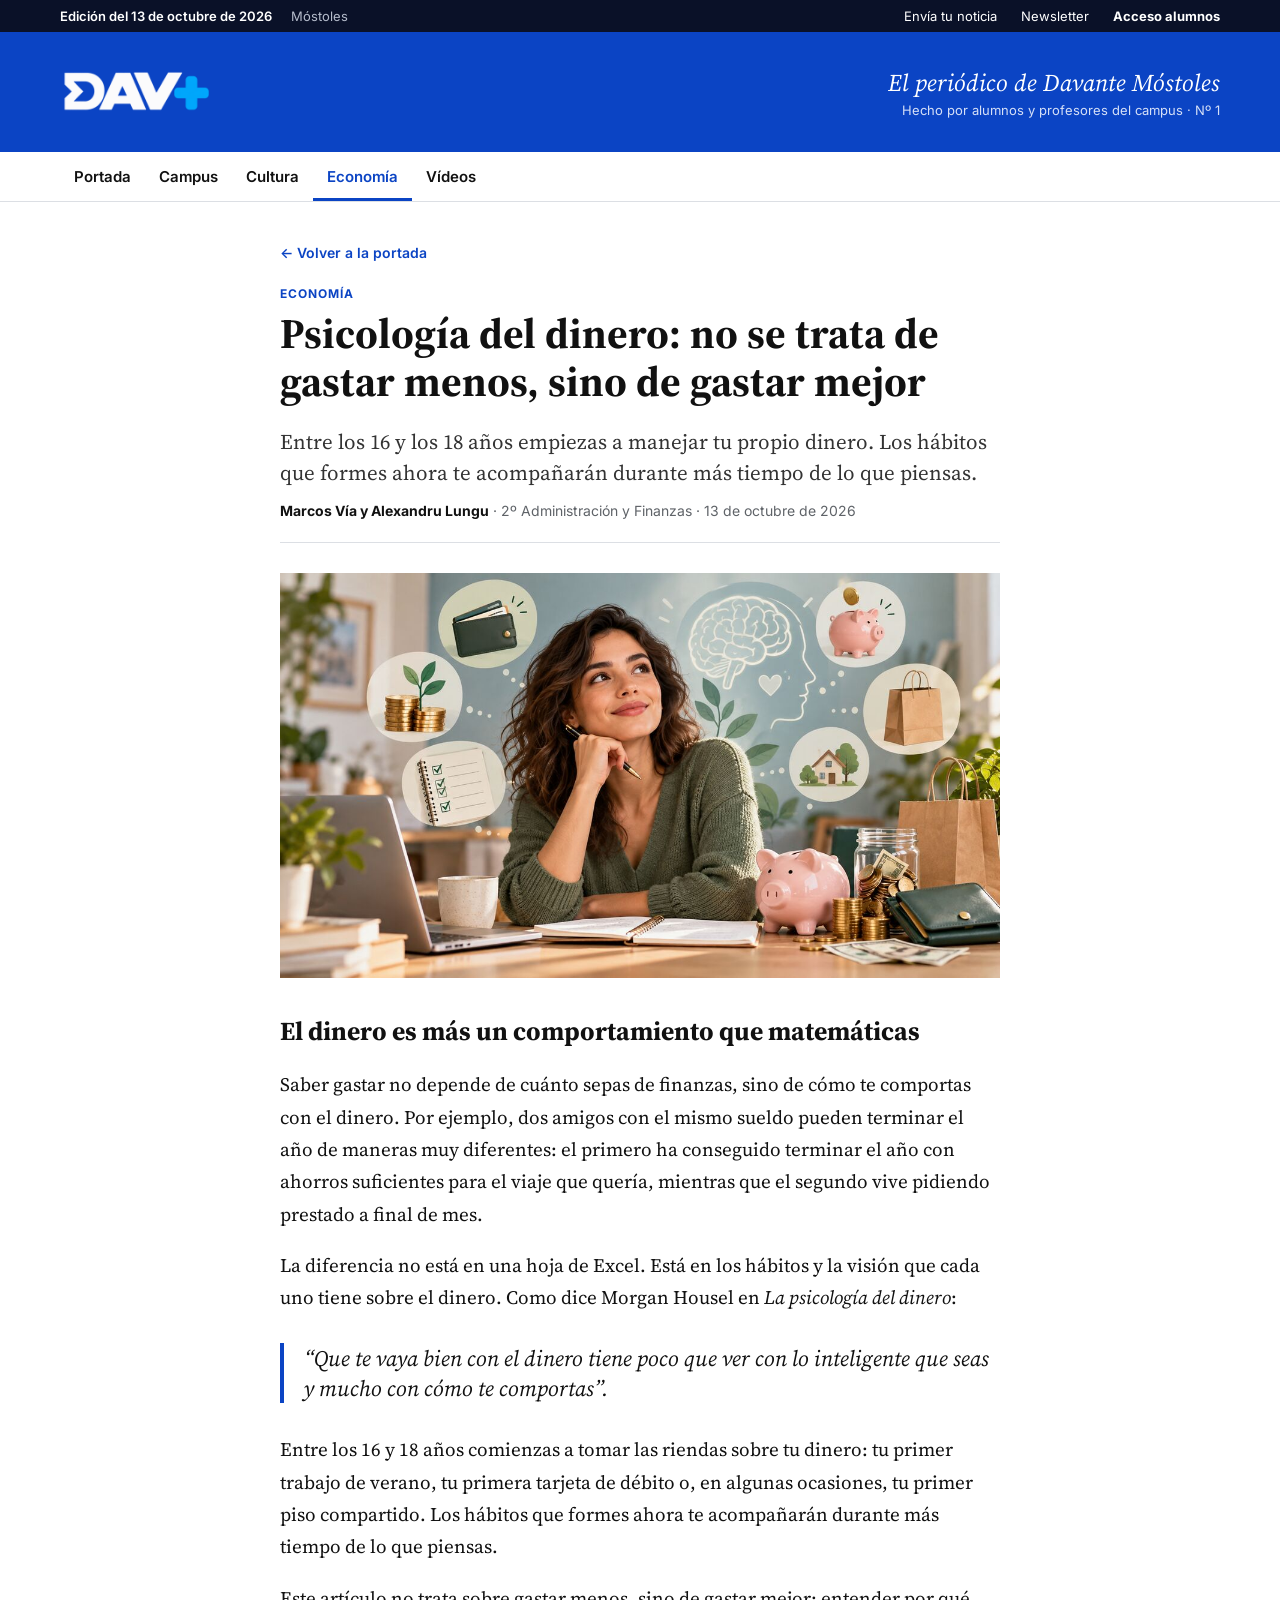
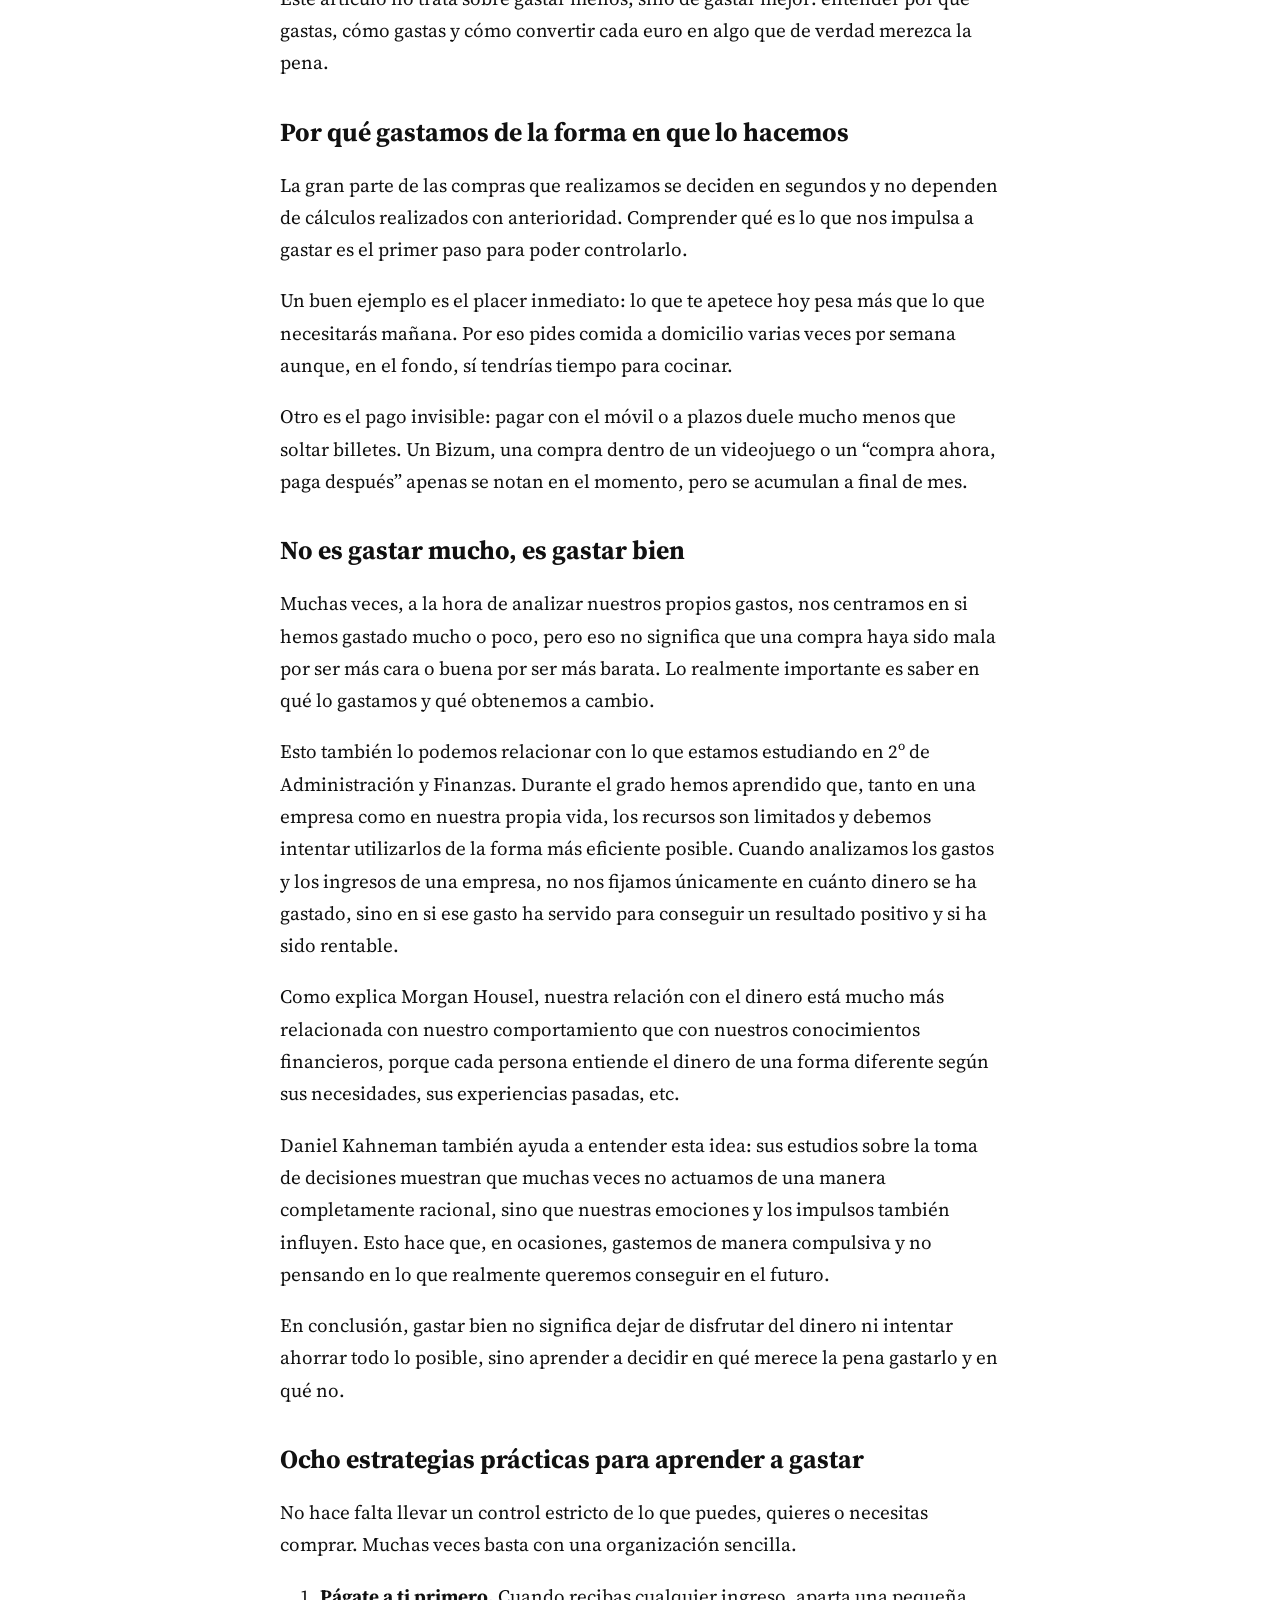
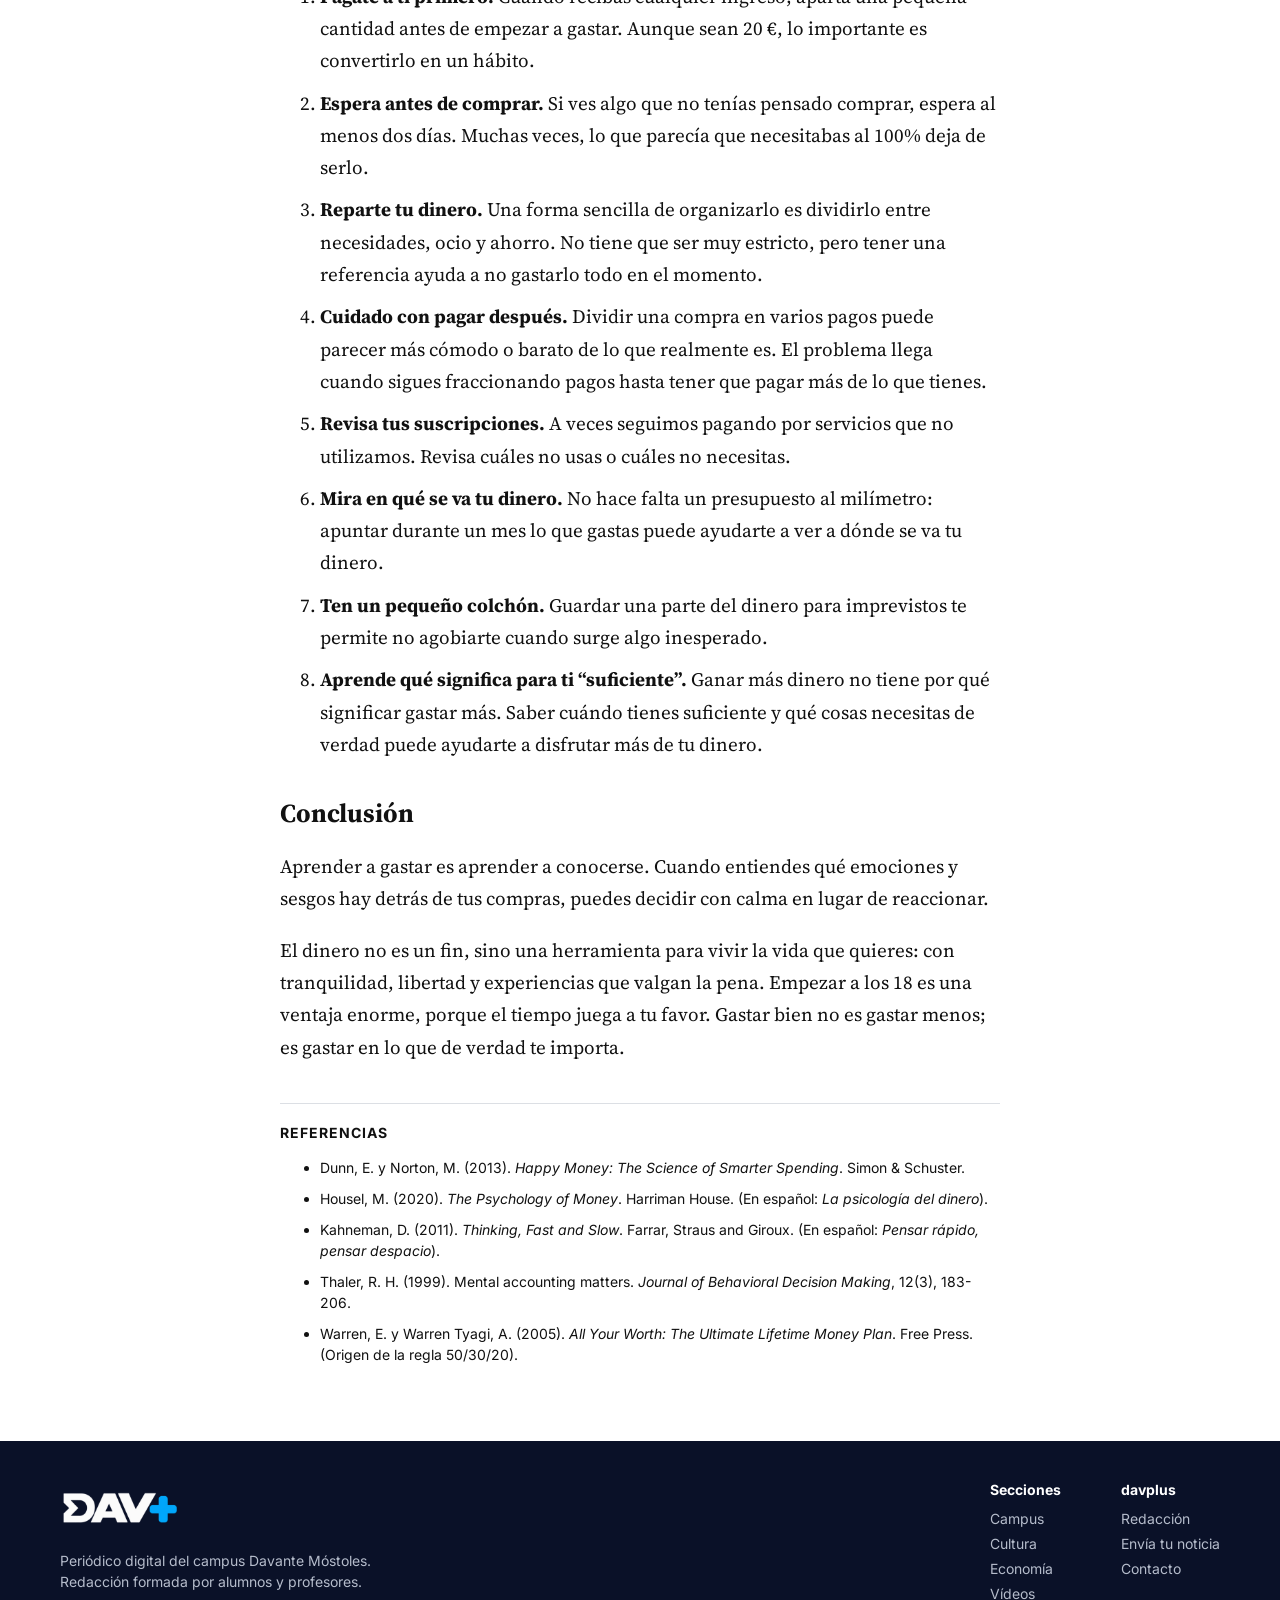
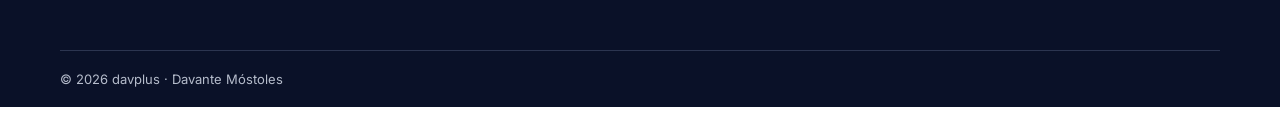
<file: noticias/psicologia-del-dinero.html>
<!DOCTYPE html>
<html lang="es">
<head>
    <!-- Google Tag Manager -->
    <script>(function(w,d,s,l,i){w[l]=w[l]||[];w[l].push({'gtm.start':
    new Date().getTime(),event:'gtm.js'});var f=d.getElementsByTagName(s)[0],
    j=d.createElement(s),dl=l!='dataLayer'?'&l='+l:'';j.async=true;j.src=
    'https://www.googletagmanager.com/gtm.js?id='+i+dl;f.parentNode.insertBefore(j,f);
    })(window,document,'script','dataLayer','GTM-KZXCDL7T');</script>
    <!-- End Google Tag Manager -->

    <!-- Google tag (gtag.js) -->
    <script async src="https://www.googletagmanager.com/gtag/js?id=G-MRT5NM4X61"></script>
    <script>
        window.dataLayer = window.dataLayer || [];
        function gtag(){dataLayer.push(arguments);}
        gtag('js', new Date());

        gtag('config', 'G-MRT5NM4X61');
    </script>

    <meta charset="UTF-8">
    <meta name="viewport" content="width=device-width, initial-scale=1.0">
    <title>Psicología del dinero | davplus</title>
    <meta name="description" content="Hábitos, sesgos y consejos prácticos para aprender a gastar el dinero.">

    <!-- Fuentes de Google -->
    <link rel="preconnect" href="https://fonts.googleapis.com">
    <link rel="preconnect" href="https://fonts.gstatic.com" crossorigin>
    <link href="https://fonts.googleapis.com/css2?family=Inter:wght@400;600;700;800&family=Source+Serif+4:ital,wght@0,400;0,600;0,700;1,400&display=swap" rel="stylesheet">

    <link rel="stylesheet" href="../estilos.css">
</head>
<body>
    <!-- Google Tag Manager (noscript) -->
    <noscript><iframe src="https://www.googletagmanager.com/ns.html?id=GTM-KZXCDL7T" class="gtm-noscript" height="0" width="0"></iframe></noscript>
    <!-- End Google Tag Manager (noscript) -->

    <!-- BARRA SUPERIOR -->
    <div class="barra-superior">
        <div class="contenedor">
            <div>
                <span class="fecha">Edición del 13 de octubre de 2026</span>
                <span class="lugar">Móstoles</span>
            </div>
            <nav>
                <a href="#">Envía tu noticia</a>
                <a href="../index.html#newsletter">Newsletter</a>
                <a href="#" class="acceso">Acceso alumnos</a>
            </nav>
        </div>
    </div>

    <!-- CABECERA -->
    <header class="cabecera">
        <div class="contenedor">
            <a href="../index.html" class="logo"><img src="../imagenes/logo-dav.png" alt="dav+"></a>
            <div class="lema">
                <p>El periódico de Davante Móstoles</p>
                <small>Hecho por alumnos y profesores del campus · Nº 1</small>
            </div>
        </div>
    </header>

    <!-- MENÚ -->
    <nav class="menu">
        <div class="contenedor">
            <ul>
                <li><a href="../index.html">Portada</a></li>
                <li><a href="../index.html#campus">Campus</a></li>
                <li><a href="../index.html#cultura">Cultura</a></li>
                <li><a href="../index.html#economia" class="activo">Economía</a></li>
                <li><a href="../index.html#videos">Vídeos</a></li>
            </ul>
        </div>
    </nav>

    <!-- NOTICIA -->
    <main>
        <article class="articulo">

            <a href="../index.html" class="volver">← Volver a la portada</a>

            <span class="categoria">Economía</span>
            <h1>Psicología del dinero: no se trata de gastar menos, sino de gastar mejor</h1>
            <p class="entradilla">
                Entre los 16 y los 18 años empiezas a manejar tu propio dinero. Los hábitos que formes
                ahora te acompañarán durante más tiempo de lo que piensas.
            </p>
            <p class="autor"><strong>Marcos Vía y Alexandru Lungu</strong> · 2º Administración y Finanzas · 13 de octubre de 2026</p>

            <figure>
                <img src="../imagenes/psicologia-dinero.jpg" alt="Chica pensando rodeada de iconos de ahorro y compras">
            </figure>

            <h2>El dinero es más un comportamiento que matemáticas</h2>
            <p>
                Saber gastar no depende de cuánto sepas de finanzas, sino de cómo te comportas con el
                dinero. Por ejemplo, dos amigos con el mismo sueldo pueden terminar el año de maneras
                muy diferentes: el primero ha conseguido terminar el año con ahorros suficientes para el
                viaje que quería, mientras que el segundo vive pidiendo prestado a final de mes.
            </p>
            <p>
                La diferencia no está en una hoja de Excel. Está en los hábitos y la visión que cada uno
                tiene sobre el dinero. Como dice Morgan Housel en <em>La psicología del dinero</em>:
            </p>
            <blockquote>“Que te vaya bien con el dinero tiene poco que ver con lo inteligente que seas y mucho con cómo te comportas”.</blockquote>
            <p>
                Entre los 16 y 18 años comienzas a tomar las riendas sobre tu dinero: tu primer trabajo de
                verano, tu primera tarjeta de débito o, en algunas ocasiones, tu primer piso compartido. Los
                hábitos que formes ahora te acompañarán durante más tiempo de lo que piensas.
            </p>
            <p>
                Este artículo no trata sobre gastar menos, sino de gastar mejor: entender por qué gastas,
                cómo gastas y cómo convertir cada euro en algo que de verdad merezca la pena.
            </p>

            <h2>Por qué gastamos de la forma en que lo hacemos</h2>
            <p>
                La gran parte de las compras que realizamos se deciden en segundos y no dependen de
                cálculos realizados con anterioridad. Comprender qué es lo que nos impulsa a gastar es el
                primer paso para poder controlarlo.
            </p>
            <p>
                Un buen ejemplo es el placer inmediato: lo que te apetece hoy pesa más que lo que
                necesitarás mañana. Por eso pides comida a domicilio varias veces por semana aunque, en el
                fondo, sí tendrías tiempo para cocinar.
            </p>
            <p>
                Otro es el pago invisible: pagar con el móvil o a plazos duele mucho menos que soltar
                billetes. Un Bizum, una compra dentro de un videojuego o un “compra ahora, paga después”
                apenas se notan en el momento, pero se acumulan a final de mes.
            </p>

            <h2>No es gastar mucho, es gastar bien</h2>
            <p>
                Muchas veces, a la hora de analizar nuestros propios gastos, nos centramos en si hemos
                gastado mucho o poco, pero eso no significa que una compra haya sido mala por ser más
                cara o buena por ser más barata. Lo realmente importante es saber en qué lo gastamos y qué
                obtenemos a cambio.
            </p>
            <p>
                Esto también lo podemos relacionar con lo que estamos estudiando en 2º de Administración
                y Finanzas. Durante el grado hemos aprendido que, tanto en una empresa como en nuestra
                propia vida, los recursos son limitados y debemos intentar utilizarlos de la forma más
                eficiente posible. Cuando analizamos los gastos y los ingresos de una empresa, no nos
                fijamos únicamente en cuánto dinero se ha gastado, sino en si ese gasto ha servido para
                conseguir un resultado positivo y si ha sido rentable.
            </p>
            <p>
                Como explica Morgan Housel, nuestra relación con el dinero está mucho más relacionada con
                nuestro comportamiento que con nuestros conocimientos financieros, porque cada persona
                entiende el dinero de una forma diferente según sus necesidades, sus experiencias pasadas, etc.
            </p>
            <p>
                Daniel Kahneman también ayuda a entender esta idea: sus estudios sobre la toma de
                decisiones muestran que muchas veces no actuamos de una manera completamente racional,
                sino que nuestras emociones y los impulsos también influyen. Esto hace que, en ocasiones,
                gastemos de manera compulsiva y no pensando en lo que realmente queremos conseguir en el futuro.
            </p>
            <p>
                En conclusión, gastar bien no significa dejar de disfrutar del dinero ni intentar ahorrar todo
                lo posible, sino aprender a decidir en qué merece la pena gastarlo y en qué no.
            </p>

            <h2>Ocho estrategias prácticas para aprender a gastar</h2>
            <p>
                No hace falta llevar un control estricto de lo que puedes, quieres o necesitas comprar.
                Muchas veces basta con una organización sencilla.
            </p>
            <ol>
                <li><strong>Págate a ti primero.</strong> Cuando recibas cualquier ingreso, aparta una pequeña cantidad antes de empezar a gastar. Aunque sean 20 €, lo importante es convertirlo en un hábito.</li>
                <li><strong>Espera antes de comprar.</strong> Si ves algo que no tenías pensado comprar, espera al menos dos días. Muchas veces, lo que parecía que necesitabas al 100% deja de serlo.</li>
                <li><strong>Reparte tu dinero.</strong> Una forma sencilla de organizarlo es dividirlo entre necesidades, ocio y ahorro. No tiene que ser muy estricto, pero tener una referencia ayuda a no gastarlo todo en el momento.</li>
                <li><strong>Cuidado con pagar después.</strong> Dividir una compra en varios pagos puede parecer más cómodo o barato de lo que realmente es. El problema llega cuando sigues fraccionando pagos hasta tener que pagar más de lo que tienes.</li>
                <li><strong>Revisa tus suscripciones.</strong> A veces seguimos pagando por servicios que no utilizamos. Revisa cuáles no usas o cuáles no necesitas.</li>
                <li><strong>Mira en qué se va tu dinero.</strong> No hace falta un presupuesto al milímetro: apuntar durante un mes lo que gastas puede ayudarte a ver a dónde se va tu dinero.</li>
                <li><strong>Ten un pequeño colchón.</strong> Guardar una parte del dinero para imprevistos te permite no agobiarte cuando surge algo inesperado.</li>
                <li><strong>Aprende qué significa para ti “suficiente”.</strong> Ganar más dinero no tiene por qué significar gastar más. Saber cuándo tienes suficiente y qué cosas necesitas de verdad puede ayudarte a disfrutar más de tu dinero.</li>
            </ol>

            <h2>Conclusión</h2>
            <p>
                Aprender a gastar es aprender a conocerse. Cuando entiendes qué emociones y sesgos hay
                detrás de tus compras, puedes decidir con calma en lugar de reaccionar.
            </p>
            <p>
                El dinero no es un fin, sino una herramienta para vivir la vida que quieres: con tranquilidad,
                libertad y experiencias que valgan la pena. Empezar a los 18 es una ventaja enorme, porque el
                tiempo juega a tu favor. Gastar bien no es gastar menos; es gastar en lo que de verdad te importa.
            </p>

            <div class="fuentes">
                <h2>Referencias</h2>
                <ul>
                    <li>Dunn, E. y Norton, M. (2013). <em>Happy Money: The Science of Smarter Spending</em>. Simon &amp; Schuster.</li>
                    <li>Housel, M. (2020). <em>The Psychology of Money</em>. Harriman House. (En español: <em>La psicología del dinero</em>).</li>
                    <li>Kahneman, D. (2011). <em>Thinking, Fast and Slow</em>. Farrar, Straus and Giroux. (En español: <em>Pensar rápido, pensar despacio</em>).</li>
                    <li>Thaler, R. H. (1999). Mental accounting matters. <em>Journal of Behavioral Decision Making</em>, 12(3), 183-206.</li>
                    <li>Warren, E. y Warren Tyagi, A. (2005). <em>All Your Worth: The Ultimate Lifetime Money Plan</em>. Free Press. (Origen de la regla 50/30/20).</li>
                </ul>
            </div>

        </article>
    </main>

    <!-- PIE DE PÁGINA -->
    <footer class="pie">
        <div class="contenedor">
            <div class="columnas">
                <div class="descripcion">
                    <a href="../index.html" class="logo"><img src="../imagenes/logo-dav.png" alt="dav+"></a>
                    <p>Periódico digital del campus Davante Móstoles. Redacción formada por alumnos y profesores.</p>
                </div>
                <div class="enlaces">
                    <div>
                        <h3>Secciones</h3>
                        <ul>
                            <li><a href="../index.html#campus">Campus</a></li>
                            <li><a href="../index.html#cultura">Cultura</a></li>
                            <li><a href="../index.html#economia">Economía</a></li>
                            <li><a href="../index.html#videos">Vídeos</a></li>
                        </ul>
                    </div>
                    <div>
                        <h3>davplus</h3>
                        <ul>
                            <li><a href="#">Redacción</a></li>
                            <li><a href="#">Envía tu noticia</a></li>
                            <li><a href="#">Contacto</a></li>
                        </ul>
                    </div>
                </div>
            </div>
            <p class="copyright">© 2026 davplus · Davante Móstoles</p>
        </div>
    </footer>

</body>
</html>
</file>
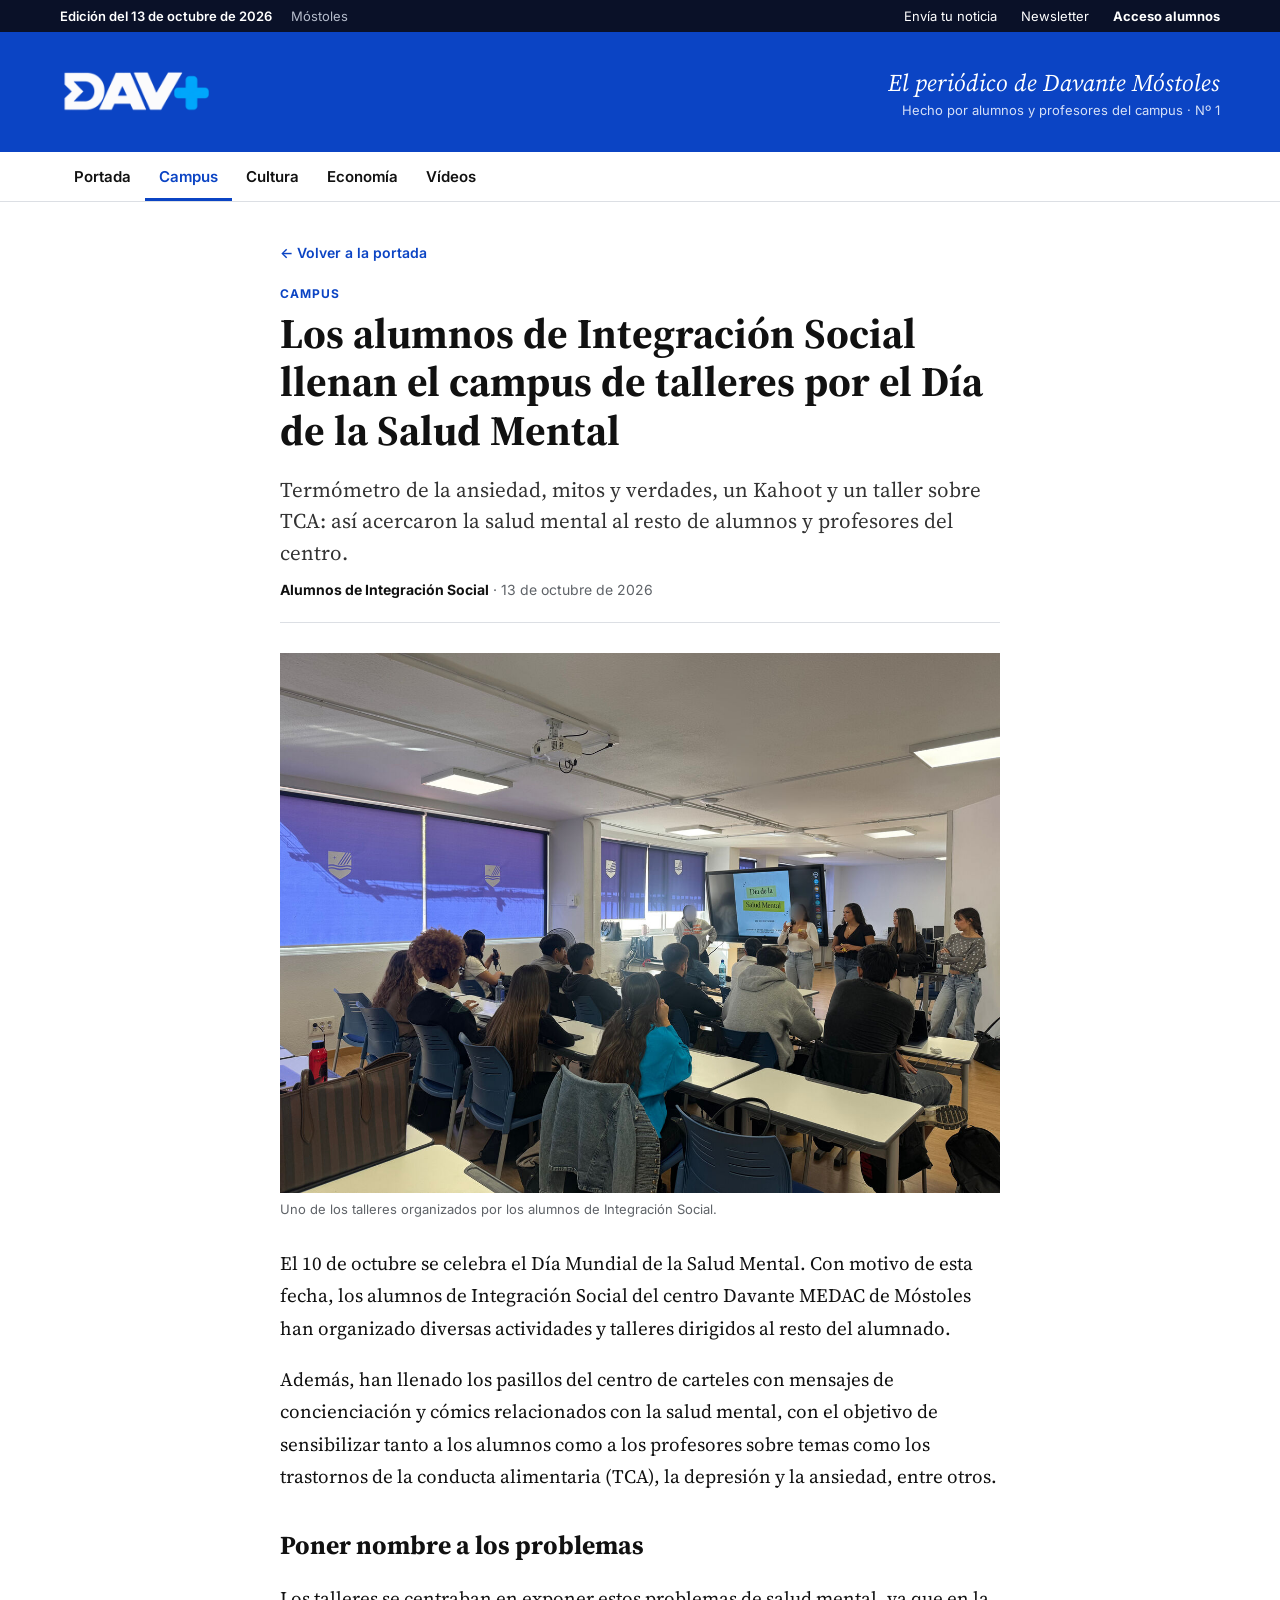
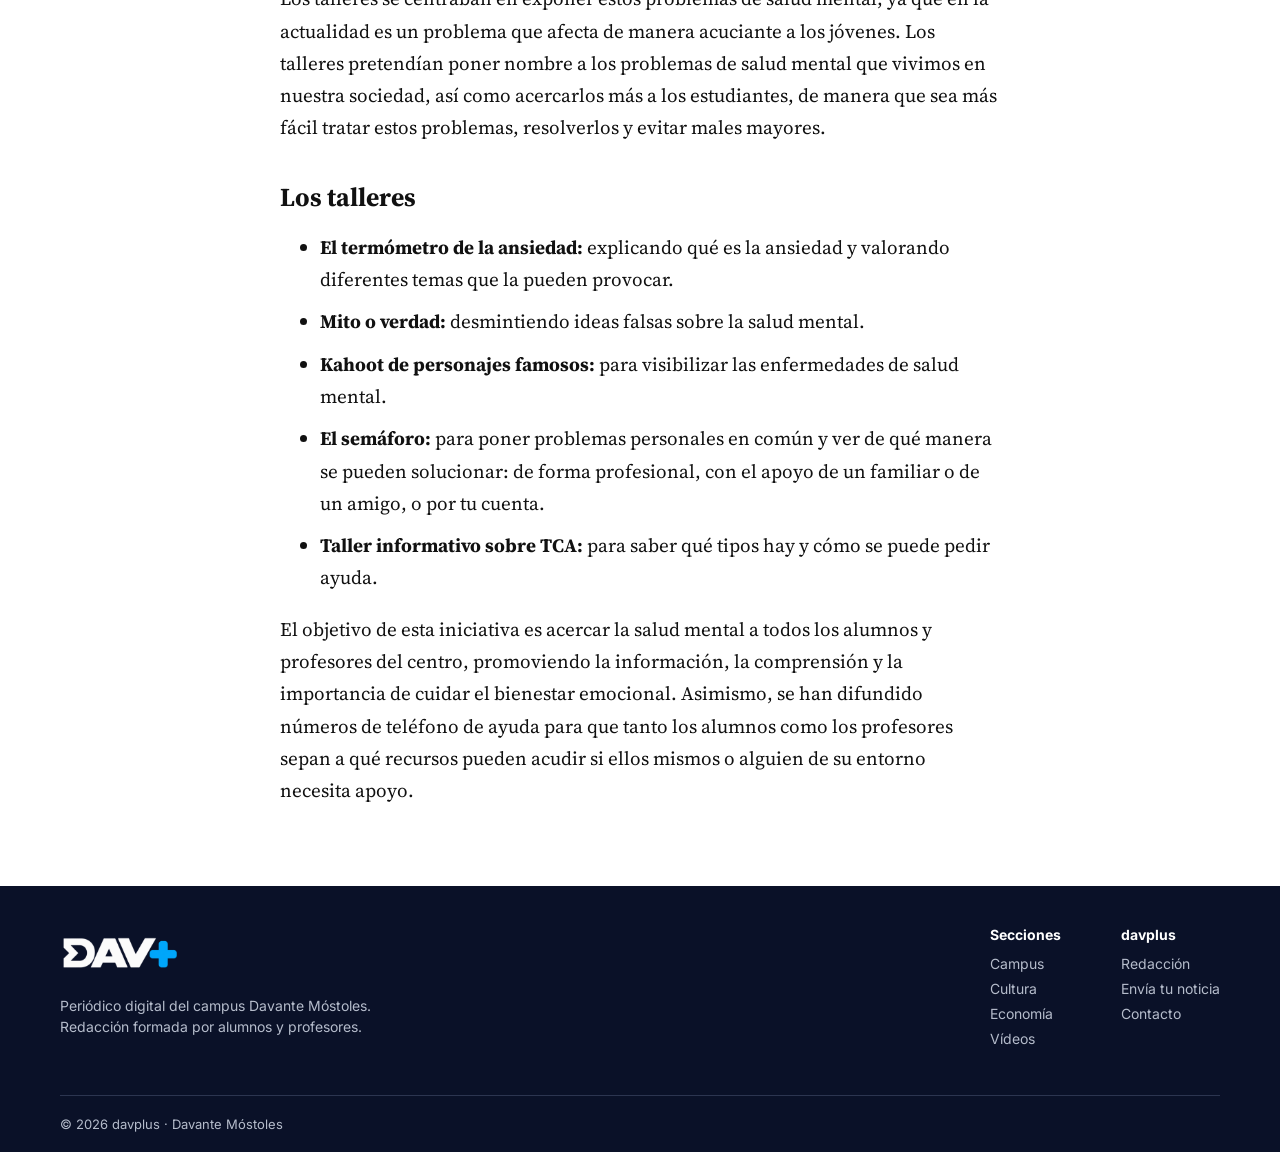
<file: noticias/salud-mental.html>
<!DOCTYPE html>
<html lang="es">
<head>
    <!-- Google Tag Manager -->
    <script>(function(w,d,s,l,i){w[l]=w[l]||[];w[l].push({'gtm.start':
    new Date().getTime(),event:'gtm.js'});var f=d.getElementsByTagName(s)[0],
    j=d.createElement(s),dl=l!='dataLayer'?'&l='+l:'';j.async=true;j.src=
    'https://www.googletagmanager.com/gtm.js?id='+i+dl;f.parentNode.insertBefore(j,f);
    })(window,document,'script','dataLayer','GTM-KZXCDL7T');</script>
    <!-- End Google Tag Manager -->

    <!-- Google tag (gtag.js) -->
    <script async src="https://www.googletagmanager.com/gtag/js?id=G-MRT5NM4X61"></script>
    <script>
        window.dataLayer = window.dataLayer || [];
        function gtag(){dataLayer.push(arguments);}
        gtag('js', new Date());

        gtag('config', 'G-MRT5NM4X61');
    </script>

    <meta charset="UTF-8">
    <meta name="viewport" content="width=device-width, initial-scale=1.0">
    <title>Día de la Salud Mental | davplus</title>
    <meta name="description" content="Los alumnos de Integración Social organizan talleres por el Día Mundial de la Salud Mental.">

    <!-- Fuentes de Google -->
    <link rel="preconnect" href="https://fonts.googleapis.com">
    <link rel="preconnect" href="https://fonts.gstatic.com" crossorigin>
    <link href="https://fonts.googleapis.com/css2?family=Inter:wght@400;600;700;800&family=Source+Serif+4:ital,wght@0,400;0,600;0,700;1,400&display=swap" rel="stylesheet">

    <link rel="stylesheet" href="../estilos.css">
</head>
<body>
    <!-- Google Tag Manager (noscript) -->
    <noscript><iframe src="https://www.googletagmanager.com/ns.html?id=GTM-KZXCDL7T" class="gtm-noscript" height="0" width="0"></iframe></noscript>
    <!-- End Google Tag Manager (noscript) -->

    <!-- BARRA SUPERIOR -->
    <div class="barra-superior">
        <div class="contenedor">
            <div>
                <span class="fecha">Edición del 13 de octubre de 2026</span>
                <span class="lugar">Móstoles</span>
            </div>
            <nav>
                <a href="#">Envía tu noticia</a>
                <a href="../index.html#newsletter">Newsletter</a>
                <a href="#" class="acceso">Acceso alumnos</a>
            </nav>
        </div>
    </div>

    <!-- CABECERA -->
    <header class="cabecera">
        <div class="contenedor">
            <a href="../index.html" class="logo"><img src="../imagenes/logo-dav.png" alt="dav+"></a>
            <div class="lema">
                <p>El periódico de Davante Móstoles</p>
                <small>Hecho por alumnos y profesores del campus · Nº 1</small>
            </div>
        </div>
    </header>

    <!-- MENÚ -->
    <nav class="menu">
        <div class="contenedor">
            <ul>
                <li><a href="../index.html">Portada</a></li>
                <li><a href="../index.html#campus" class="activo">Campus</a></li>
                <li><a href="../index.html#cultura">Cultura</a></li>
                <li><a href="../index.html#economia">Economía</a></li>
                <li><a href="../index.html#videos">Vídeos</a></li>
            </ul>
        </div>
    </nav>

    <!-- NOTICIA -->
    <main>
        <article class="articulo">

            <a href="../index.html" class="volver">← Volver a la portada</a>

            <span class="categoria">Campus</span>
            <h1>Los alumnos de Integración Social llenan el campus de talleres por el Día de la Salud Mental</h1>
            <p class="entradilla">
                Termómetro de la ansiedad, mitos y verdades, un Kahoot y un taller sobre TCA:
                así acercaron la salud mental al resto de alumnos y profesores del centro.
            </p>
            <p class="autor"><strong>Alumnos de Integración Social</strong> · 13 de octubre de 2026</p>

            <figure>
                <img src="../imagenes/salud-mental.jpg" alt="Taller del Día de la Salud Mental en un aula del campus">
                <figcaption>Uno de los talleres organizados por los alumnos de Integración Social.</figcaption>
            </figure>

            <p>
                El 10 de octubre se celebra el Día Mundial de la Salud Mental. Con motivo de esta fecha,
                los alumnos de Integración Social del centro Davante MEDAC de Móstoles han organizado
                diversas actividades y talleres dirigidos al resto del alumnado.
            </p>
            <p>
                Además, han llenado los pasillos del centro de carteles con mensajes de concienciación
                y cómics relacionados con la salud mental, con el objetivo de sensibilizar tanto a los
                alumnos como a los profesores sobre temas como los trastornos de la conducta
                alimentaria (TCA), la depresión y la ansiedad, entre otros.
            </p>

            <h2>Poner nombre a los problemas</h2>
            <p>
                Los talleres se centraban en exponer estos problemas de salud mental, ya que en la
                actualidad es un problema que afecta de manera acuciante a los jóvenes. Los talleres
                pretendían poner nombre a los problemas de salud mental que vivimos en nuestra
                sociedad, así como acercarlos más a los estudiantes, de manera que sea más fácil tratar
                estos problemas, resolverlos y evitar males mayores.
            </p>

            <h2>Los talleres</h2>
            <ul>
                <li><strong>El termómetro de la ansiedad:</strong> explicando qué es la ansiedad y valorando diferentes temas que la pueden provocar.</li>
                <li><strong>Mito o verdad:</strong> desmintiendo ideas falsas sobre la salud mental.</li>
                <li><strong>Kahoot de personajes famosos:</strong> para visibilizar las enfermedades de salud mental.</li>
                <li><strong>El semáforo:</strong> para poner problemas personales en común y ver de qué manera se pueden solucionar: de forma profesional, con el apoyo de un familiar o de un amigo, o por tu cuenta.</li>
                <li><strong>Taller informativo sobre TCA:</strong> para saber qué tipos hay y cómo se puede pedir ayuda.</li>
            </ul>

            <p>
                El objetivo de esta iniciativa es acercar la salud mental a todos los alumnos y profesores
                del centro, promoviendo la información, la comprensión y la importancia de cuidar el
                bienestar emocional. Asimismo, se han difundido números de teléfono de ayuda para que
                tanto los alumnos como los profesores sepan a qué recursos pueden acudir si ellos
                mismos o alguien de su entorno necesita apoyo.
            </p>

        </article>
    </main>

    <!-- PIE DE PÁGINA -->
    <footer class="pie">
        <div class="contenedor">
            <div class="columnas">
                <div class="descripcion">
                    <a href="../index.html" class="logo"><img src="../imagenes/logo-dav.png" alt="dav+"></a>
                    <p>Periódico digital del campus Davante Móstoles. Redacción formada por alumnos y profesores.</p>
                </div>
                <div class="enlaces">
                    <div>
                        <h3>Secciones</h3>
                        <ul>
                            <li><a href="../index.html#campus">Campus</a></li>
                            <li><a href="../index.html#cultura">Cultura</a></li>
                            <li><a href="../index.html#economia">Economía</a></li>
                            <li><a href="../index.html#videos">Vídeos</a></li>
                        </ul>
                    </div>
                    <div>
                        <h3>davplus</h3>
                        <ul>
                            <li><a href="#">Redacción</a></li>
                            <li><a href="#">Envía tu noticia</a></li>
                            <li><a href="#">Contacto</a></li>
                        </ul>
                    </div>
                </div>
            </div>
            <p class="copyright">© 2026 davplus · Davante Móstoles</p>
        </div>
    </footer>

</body>
</html>
</file>
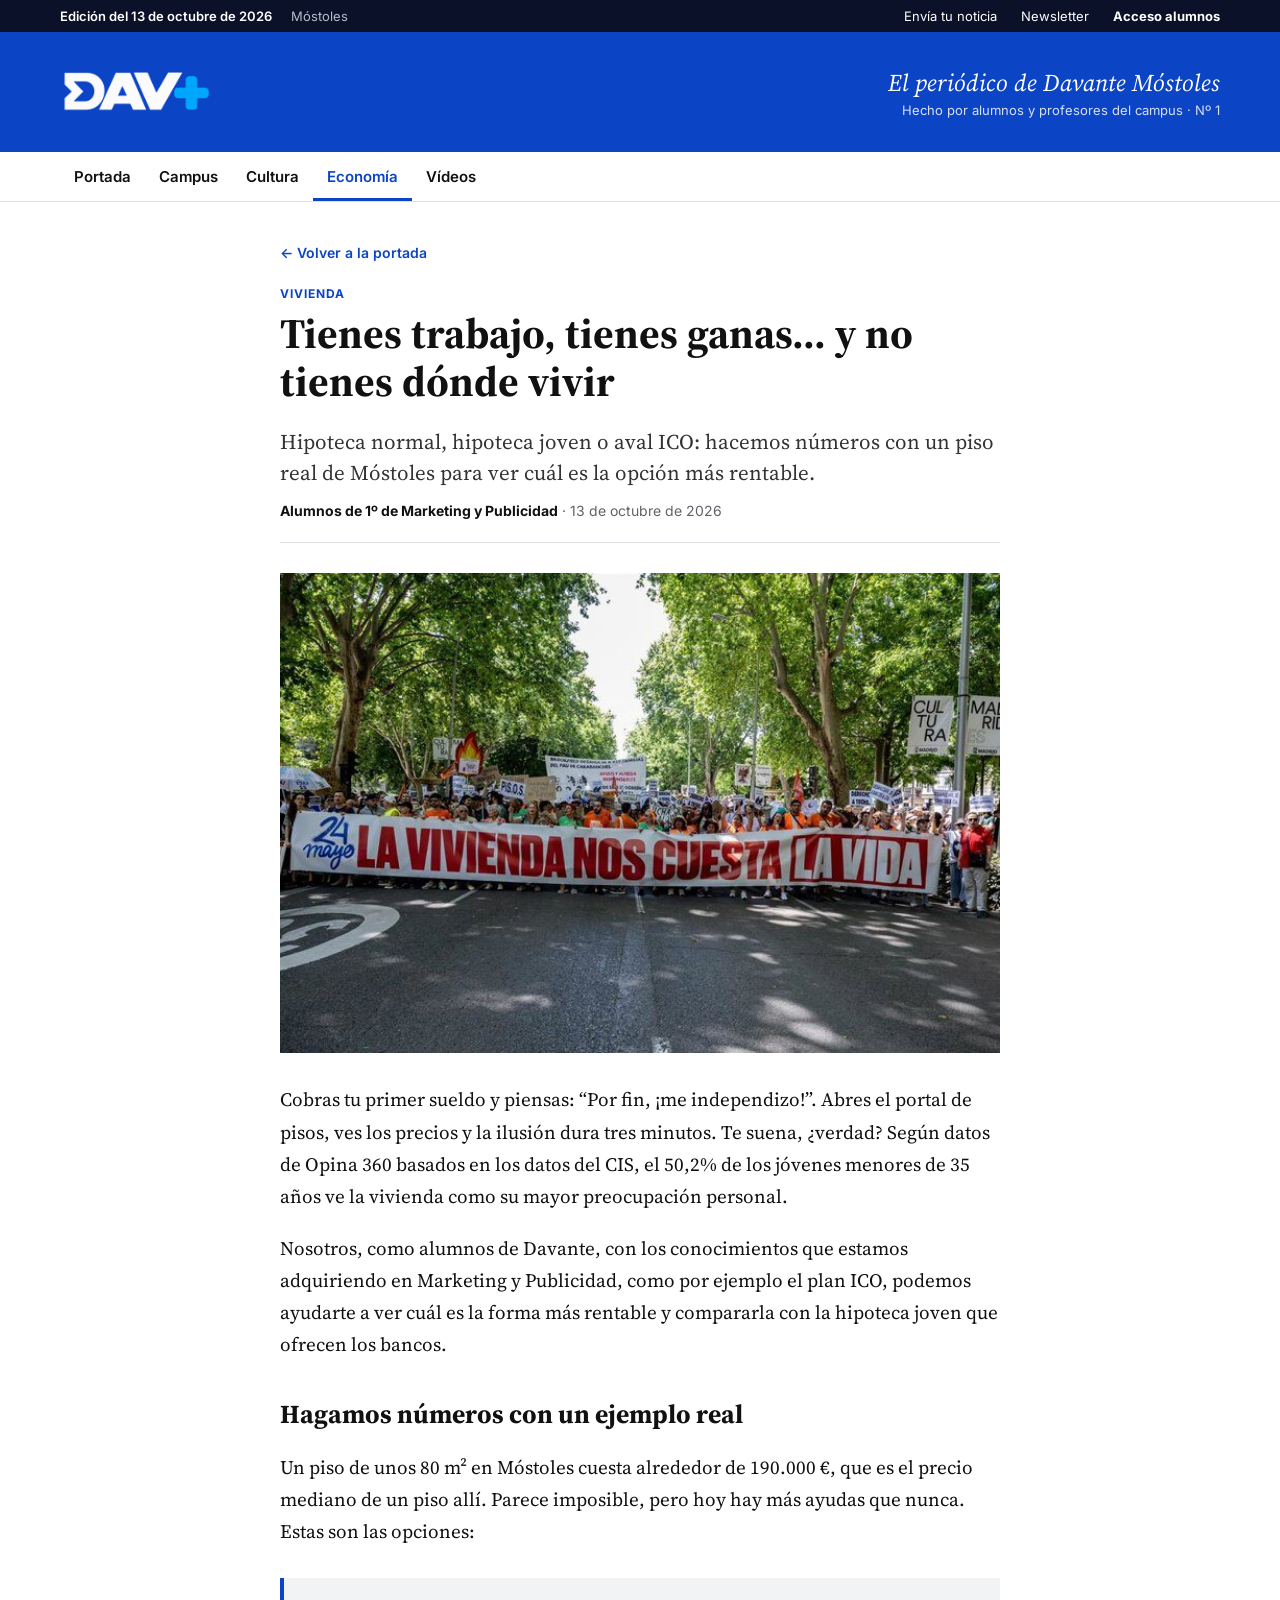
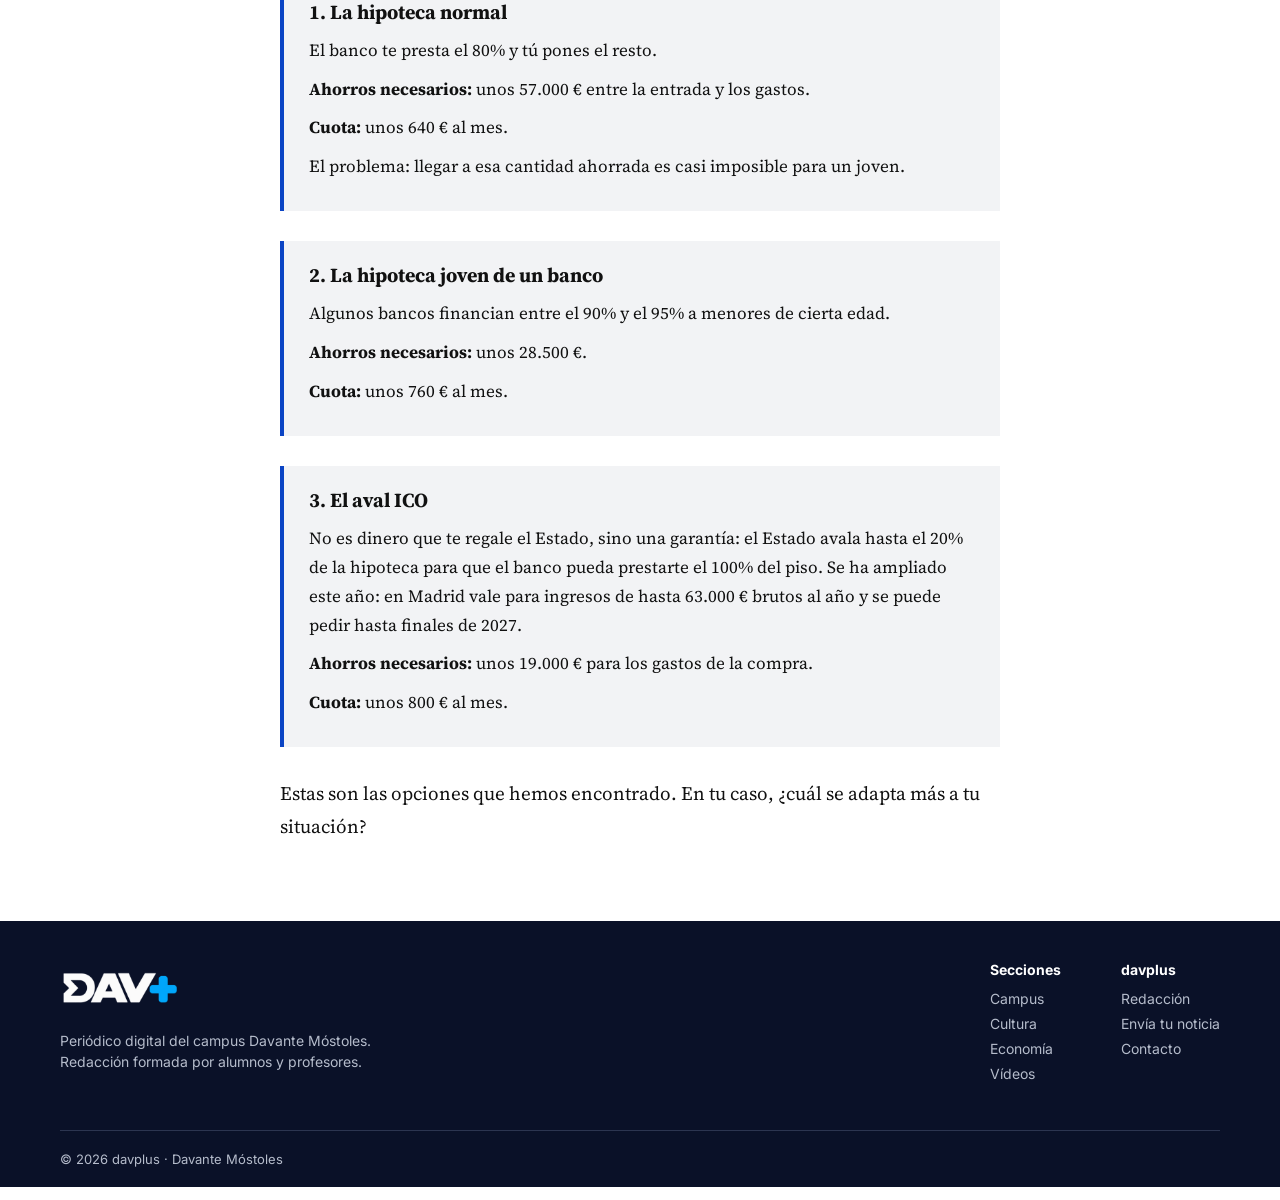
<file: noticias/vivienda.html>
<!DOCTYPE html>
<html lang="es">
<head>
    <!-- Google Tag Manager -->
    <script>(function(w,d,s,l,i){w[l]=w[l]||[];w[l].push({'gtm.start':
    new Date().getTime(),event:'gtm.js'});var f=d.getElementsByTagName(s)[0],
    j=d.createElement(s),dl=l!='dataLayer'?'&l='+l:'';j.async=true;j.src=
    'https://www.googletagmanager.com/gtm.js?id='+i+dl;f.parentNode.insertBefore(j,f);
    })(window,document,'script','dataLayer','GTM-KZXCDL7T');</script>
    <!-- End Google Tag Manager -->

    <!-- Google tag (gtag.js) -->
    <script async src="https://www.googletagmanager.com/gtag/js?id=G-MRT5NM4X61"></script>
    <script>
        window.dataLayer = window.dataLayer || [];
        function gtag(){dataLayer.push(arguments);}
        gtag('js', new Date());

        gtag('config', 'G-MRT5NM4X61');
    </script>

    <meta charset="UTF-8">
    <meta name="viewport" content="width=device-width, initial-scale=1.0">
    <title>Tienes trabajo, tienes ganas... y no tienes dónde vivir | davplus</title>
    <meta name="description" content="Comparamos la hipoteca normal, la hipoteca joven y el aval ICO con un piso real de Móstoles.">

    <!-- Fuentes de Google -->
    <link rel="preconnect" href="https://fonts.googleapis.com">
    <link rel="preconnect" href="https://fonts.gstatic.com" crossorigin>
    <link href="https://fonts.googleapis.com/css2?family=Inter:wght@400;600;700;800&family=Source+Serif+4:ital,wght@0,400;0,600;0,700;1,400&display=swap" rel="stylesheet">

    <link rel="stylesheet" href="../estilos.css">
</head>
<body>
    <!-- Google Tag Manager (noscript) -->
    <noscript><iframe src="https://www.googletagmanager.com/ns.html?id=GTM-KZXCDL7T" class="gtm-noscript" height="0" width="0"></iframe></noscript>
    <!-- End Google Tag Manager (noscript) -->

    <!-- BARRA SUPERIOR -->
    <div class="barra-superior">
        <div class="contenedor">
            <div>
                <span class="fecha">Edición del 13 de octubre de 2026</span>
                <span class="lugar">Móstoles</span>
            </div>
            <nav>
                <a href="#">Envía tu noticia</a>
                <a href="../index.html#newsletter">Newsletter</a>
                <a href="#" class="acceso">Acceso alumnos</a>
            </nav>
        </div>
    </div>

    <!-- CABECERA -->
    <header class="cabecera">
        <div class="contenedor">
            <a href="../index.html" class="logo"><img src="../imagenes/logo-dav.png" alt="dav+"></a>
            <div class="lema">
                <p>El periódico de Davante Móstoles</p>
                <small>Hecho por alumnos y profesores del campus · Nº 1</small>
            </div>
        </div>
    </header>

    <!-- MENÚ -->
    <nav class="menu">
        <div class="contenedor">
            <ul>
                <li><a href="../index.html">Portada</a></li>
                <li><a href="../index.html#campus">Campus</a></li>
                <li><a href="../index.html#cultura">Cultura</a></li>
                <li><a href="../index.html#economia" class="activo">Economía</a></li>
                <li><a href="../index.html#videos">Vídeos</a></li>
            </ul>
        </div>
    </nav>

    <!-- NOTICIA -->
    <main>
        <article class="articulo">

            <a href="../index.html" class="volver">← Volver a la portada</a>

            <span class="categoria">Vivienda</span>
            <h1>Tienes trabajo, tienes ganas... y no tienes dónde vivir</h1>
            <p class="entradilla">
                Hipoteca normal, hipoteca joven o aval ICO: hacemos números con un piso real de Móstoles
                para ver cuál es la opción más rentable.
            </p>
            <p class="autor"><strong>Alumnos de 1º de Marketing y Publicidad</strong> · 13 de octubre de 2026</p>

            <figure>
                <img src="../imagenes/vivienda.jpg" alt="Manifestación con la pancarta «La vivienda nos cuesta la vida»">
            </figure>

            <p>
                Cobras tu primer sueldo y piensas: “Por fin, ¡me independizo!”. Abres el portal de pisos, ves
                los precios y la ilusión dura tres minutos. Te suena, ¿verdad? Según datos de Opina 360
                basados en los datos del CIS, el 50,2% de los jóvenes menores de 35 años ve la vivienda como
                su mayor preocupación personal.
            </p>
            <p>
                Nosotros, como alumnos de Davante, con los conocimientos que estamos adquiriendo en Marketing
                y Publicidad, como por ejemplo el plan ICO, podemos ayudarte a ver cuál es la forma más
                rentable y compararla con la hipoteca joven que ofrecen los bancos.
            </p>

            <h2>Hagamos números con un ejemplo real</h2>
            <p>
                Un piso de unos 80 m² en Móstoles cuesta alrededor de 190.000 €, que es el precio mediano de
                un piso allí. Parece imposible, pero hoy hay más ayudas que nunca. Estas son las opciones:
            </p>

            <div class="recuadro">
                <h3>1. La hipoteca normal</h3>
                <p>El banco te presta el 80% y tú pones el resto.</p>
                <p><strong>Ahorros necesarios:</strong> unos 57.000 € entre la entrada y los gastos.</p>
                <p><strong>Cuota:</strong> unos 640 € al mes.</p>
                <p>El problema: llegar a esa cantidad ahorrada es casi imposible para un joven.</p>
            </div>

            <div class="recuadro">
                <h3>2. La hipoteca joven de un banco</h3>
                <p>Algunos bancos financian entre el 90% y el 95% a menores de cierta edad.</p>
                <p><strong>Ahorros necesarios:</strong> unos 28.500 €.</p>
                <p><strong>Cuota:</strong> unos 760 € al mes.</p>
            </div>

            <div class="recuadro">
                <h3>3. El aval ICO</h3>
                <p>
                    No es dinero que te regale el Estado, sino una garantía: el Estado avala hasta el 20% de la
                    hipoteca para que el banco pueda prestarte el 100% del piso. Se ha ampliado este año: en
                    Madrid vale para ingresos de hasta 63.000 € brutos al año y se puede pedir hasta finales de 2027.
                </p>
                <p><strong>Ahorros necesarios:</strong> unos 19.000 € para los gastos de la compra.</p>
                <p><strong>Cuota:</strong> unos 800 € al mes.</p>
            </div>

            <p>
                Estas son las opciones que hemos encontrado. En tu caso, ¿cuál se adapta más a tu situación?
            </p>

        </article>
    </main>

    <!-- PIE DE PÁGINA -->
    <footer class="pie">
        <div class="contenedor">
            <div class="columnas">
                <div class="descripcion">
                    <a href="../index.html" class="logo"><img src="../imagenes/logo-dav.png" alt="dav+"></a>
                    <p>Periódico digital del campus Davante Móstoles. Redacción formada por alumnos y profesores.</p>
                </div>
                <div class="enlaces">
                    <div>
                        <h3>Secciones</h3>
                        <ul>
                            <li><a href="../index.html#campus">Campus</a></li>
                            <li><a href="../index.html#cultura">Cultura</a></li>
                            <li><a href="../index.html#economia">Economía</a></li>
                            <li><a href="../index.html#videos">Vídeos</a></li>
                        </ul>
                    </div>
                    <div>
                        <h3>davplus</h3>
                        <ul>
                            <li><a href="#">Redacción</a></li>
                            <li><a href="#">Envía tu noticia</a></li>
                            <li><a href="#">Contacto</a></li>
                        </ul>
                    </div>
                </div>
            </div>
            <p class="copyright">© 2026 davplus · Davante Móstoles</p>
        </div>
    </footer>

</body>
</html>
</file>
<file: estilos.css>
/* ==========================================================
   DAVPLUS - Hoja de estilos principal
   Periódico digital del campus Davante Móstoles

   Índice:
   1. Variables y estilos generales
   2. Barra superior
   3. Cabecera y logo
   4. Menú de navegación
   5. Última hora
   6. Portada (noticia principal, secundarias y lateral)
   7. Tarjetas de noticias
   8. Vídeos
   9. Newsletter
   10. Pie de página
   11. Página de noticia
   12. Adaptación a móvil y tablet
   ========================================================== */


/* ----------------------------------------------------------
   1. VARIABLES Y ESTILOS GENERALES
   ---------------------------------------------------------- */

:root {
    --azul: #0b44c4;
    --azul-oscuro: #0a1128;
    --gris-texto: #5f6368;
    --gris-claro: #f2f3f5;
    --borde: #dcdfe4;
    --negro: #111111;
    --blanco: #ffffff;

    --fuente-titulos: "Source Serif 4", Georgia, serif;
    --fuente-texto: "Inter", Arial, sans-serif;

    --ancho-maximo: 1200px;
}

* {
    box-sizing: border-box;
}

body {
    margin: 0;
    font-family: var(--fuente-texto);
    font-size: 16px;
    color: var(--negro);
    background-color: var(--blanco);
}

img {
    max-width: 100%;
    display: block;
}

a {
    color: inherit;
    text-decoration: none;
}

h1, h2, h3, h4 {
    font-family: var(--fuente-titulos);
    margin: 0;
}

/* Iframe de Google Tag Manager (solo para navegadores sin JavaScript): no debe verse */
.gtm-noscript {
    display: none;
    visibility: hidden;
}

/* Contenedor que centra el contenido de cada bloque */
.contenedor {
    max-width: var(--ancho-maximo);
    margin: 0 auto;
    padding: 0 20px;
}

/* Etiqueta azul de categoría (CAMPUS, CULTURA...) */
.categoria {
    display: block;
    margin-bottom: 8px;
    font-size: 12px;
    font-weight: 700;
    letter-spacing: 1px;
    text-transform: uppercase;
    color: var(--azul);
}

/* Autor y fecha debajo de cada noticia */
.autor {
    margin-top: 10px;
    font-size: 13px;
    color: var(--gris-texto);
}

.autor strong {
    color: var(--negro);
}

/* Título de cada sección de la portada */
.titulo-seccion {
    display: flex;
    justify-content: space-between;
    align-items: baseline;
    margin-bottom: 20px;
}

.titulo-seccion h2 {
    font-family: var(--fuente-texto);
    font-size: 24px;
}

.titulo-seccion a {
    font-size: 14px;
    font-weight: 600;
    color: var(--azul);
}


/* ----------------------------------------------------------
   2. BARRA SUPERIOR
   ---------------------------------------------------------- */

.barra-superior {
    background-color: var(--azul-oscuro);
    color: var(--blanco);
    font-size: 13px;
}

.barra-superior .contenedor {
    display: flex;
    justify-content: space-between;
    align-items: center;
    padding-top: 8px;
    padding-bottom: 8px;
}

.barra-superior .fecha {
    font-weight: 600;
}

.barra-superior .lugar {
    margin-left: 15px;
    color: #b5bccb;
}

.barra-superior nav a {
    margin-left: 20px;
}

.barra-superior nav a:hover {
    text-decoration: underline;
}

.barra-superior .acceso {
    font-weight: 700;
}


/* ----------------------------------------------------------
   3. CABECERA Y LOGO
   ---------------------------------------------------------- */

.cabecera {
    background-color: var(--azul);
    color: var(--blanco);
}

.cabecera .contenedor {
    display: flex;
    justify-content: space-between;
    align-items: center;
    padding-top: 25px;
    padding-bottom: 25px;
}

/* Logo de dav+ (imagen con fondo transparente) */
.logo {
    display: block;
}

.logo img {
    height: 70px;
    width: auto;
}

.lema {
    text-align: right;
}

.lema p {
    margin: 0;
    font-family: var(--fuente-titulos);
    font-size: 24px;
    font-style: italic;
}

.lema small {
    font-size: 13px;
    color: #d6e0f7;
}


/* ----------------------------------------------------------
   4. MENÚ DE NAVEGACIÓN
   ---------------------------------------------------------- */

.menu {
    border-bottom: 1px solid var(--borde);
}

.menu .contenedor {
    display: flex;
    justify-content: space-between;
    align-items: center;
}

.menu ul {
    display: flex;
    margin: 0;
    padding: 0;
    list-style: none;
}

.menu li a {
    display: block;
    padding: 15px 14px;
    font-size: 15px;
    font-weight: 600;
}

.menu li a:hover,
.menu li a.activo {
    color: var(--azul);
    box-shadow: inset 0 -3px 0 var(--azul);
}

.buscador input {
    width: 200px;
    padding: 8px 12px;
    border: 1px solid var(--borde);
    border-radius: 4px;
    font-family: var(--fuente-texto);
}


/* ----------------------------------------------------------
   5. ÚLTIMA HORA
   ---------------------------------------------------------- */

.ultima-hora {
    background-color: var(--gris-claro);
    border-bottom: 1px solid var(--borde);
}

.ultima-hora .contenedor {
    display: flex;
    align-items: center;
    gap: 15px;
    padding-top: 10px;
    padding-bottom: 10px;
    font-size: 14px;
}

.ultima-hora .etiqueta {
    flex-shrink: 0;
    padding: 4px 10px;
    background-color: var(--negro);
    color: var(--blanco);
    font-size: 11px;
    font-weight: 700;
    letter-spacing: 1px;
}

.ultima-hora a:hover {
    text-decoration: underline;
}


/* ----------------------------------------------------------
   6. PORTADA
   ---------------------------------------------------------- */

/* Dos columnas: noticias a la izquierda y lateral a la derecha */
.portada {
    display: grid;
    grid-template-columns: 2fr 1fr;
    gap: 40px;
    padding-top: 30px;
    padding-bottom: 40px;
}

/* Noticia principal */
.noticia-principal img {
    width: 100%;
    height: 450px;
    object-fit: cover;
    margin-bottom: 20px;
}

.noticia-principal h2 {
    font-size: 36px;
    line-height: 1.2;
}

.noticia-principal h2 a:hover {
    color: var(--azul);
}

.noticia-principal .entradilla {
    margin: 15px 0 0;
    font-family: var(--fuente-titulos);
    font-size: 19px;
    line-height: 1.5;
    color: #333333;
}

/* Noticias secundarias debajo de la principal */
.secundarias {
    display: grid;
    grid-template-columns: 1fr 1fr;
    gap: 30px;
    margin-top: 30px;
    padding-top: 30px;
    border-top: 1px solid var(--borde);
}

.secundarias img {
    width: 100%;
    height: 220px;
    object-fit: cover;
    margin-bottom: 15px;
}

.secundarias h3 {
    font-size: 22px;
    line-height: 1.3;
}

.secundarias h3 a:hover {
    color: var(--azul);
}

.secundarias p {
    margin: 10px 0 0;
    line-height: 1.5;
    color: var(--gris-texto);
}

/* Columna lateral: "En esta edición" */
.lateral h2 {
    padding-bottom: 10px;
    margin-bottom: 10px;
    border-bottom: 2px solid var(--negro);
    font-family: var(--fuente-texto);
    font-size: 13px;
    letter-spacing: 1px;
    text-transform: uppercase;
}

.lista-numerada {
    margin: 0;
    padding: 0;
    list-style: none;
    counter-reset: numero;
}

.lista-numerada li {
    display: flex;
    gap: 15px;
    padding: 15px 0;
    border-bottom: 1px solid var(--borde);
    counter-increment: numero;
}

/* El número grande en azul lo pone el propio CSS con un contador */
.lista-numerada li::before {
    content: counter(numero);
    font-family: var(--fuente-titulos);
    font-size: 28px;
    font-weight: 700;
    line-height: 1;
    color: var(--azul);
}

.lista-numerada a {
    font-family: var(--fuente-titulos);
    font-size: 17px;
    line-height: 1.4;
}

.lista-numerada a:hover {
    color: var(--azul);
}


/* ----------------------------------------------------------
   7. TARJETAS DE NOTICIAS
   ---------------------------------------------------------- */

.bloque-tarjetas {
    padding-bottom: 50px;
}

.tarjetas {
    display: grid;
    grid-template-columns: repeat(4, 1fr);
    gap: 25px;
}

/* Variante con solo dos tarjetas más grandes */
.tarjetas.dos-columnas {
    grid-template-columns: repeat(2, 1fr);
    gap: 30px;
}

.tarjeta img {
    width: 100%;
    height: 180px;
    object-fit: cover;
    margin-bottom: 12px;
}

.dos-columnas .tarjeta img {
    height: 280px;
}

.tarjeta p {
    margin: 8px 0 0;
    line-height: 1.5;
    color: var(--gris-texto);
}

.tarjeta h3 {
    font-size: 19px;
    line-height: 1.3;
}

.tarjeta h3 a:hover {
    color: var(--azul);
}


/* ----------------------------------------------------------
   8. VÍDEOS
   ---------------------------------------------------------- */

.videos {
    padding: 50px 0;
    background-color: var(--azul-oscuro);
    color: var(--blanco);
}

.videos .contenedor {
    display: grid;
    grid-template-columns: 2fr 1fr;
    gap: 40px;
}

.videos .categoria {
    color: #7fa3ff;
}

.videos h2 {
    margin-bottom: 15px;
    font-size: 32px;
    line-height: 1.2;
}

.videos p {
    margin: 0 0 20px;
    font-family: var(--fuente-titulos);
    font-size: 18px;
    color: #c9cfdb;
}

/* Los iframes de YouTube no tienen tamaño propio,
   así que les damos la proporción con aspect-ratio */
.video-horizontal {
    width: 100%;
    aspect-ratio: 16 / 9;
    border: 0;
}

.video-vertical {
    width: 100%;
    max-width: 320px;
    aspect-ratio: 9 / 16;
    border: 0;
}

.video-short h3 {
    margin-bottom: 15px;
    padding-bottom: 10px;
    border-bottom: 1px solid #2c3550;
    font-family: var(--fuente-texto);
    font-size: 13px;
    letter-spacing: 1px;
    text-transform: uppercase;
}

.video-short h4 {
    margin-top: 12px;
    font-size: 17px;
}

.boton {
    display: inline-block;
    margin-top: 20px;
    padding: 10px 20px;
    background-color: var(--blanco);
    color: var(--azul-oscuro);
    font-size: 14px;
    font-weight: 700;
    border-radius: 30px;
}

.boton:hover {
    background-color: #d6e0f7;
}


/* ----------------------------------------------------------
   9. NEWSLETTER
   ---------------------------------------------------------- */

.newsletter {
    padding: 40px 0;
    background-color: var(--azul);
    color: var(--blanco);
}

.newsletter h2 {
    font-family: var(--fuente-texto);
    font-size: 26px;
}

.newsletter p {
    margin: 8px 0 20px;
    color: #d6e0f7;
}

.newsletter form {
    display: flex;
    gap: 10px;
}

.newsletter input {
    width: 300px;
    padding: 12px 15px;
    border: 0;
    border-radius: 30px;
    font-family: var(--fuente-texto);
}

.newsletter button {
    padding: 12px 22px;
    border: 0;
    border-radius: 30px;
    background-color: var(--azul-oscuro);
    color: var(--blanco);
    font-family: var(--fuente-texto);
    font-weight: 700;
    cursor: pointer;
}

.newsletter button:hover {
    background-color: var(--negro);
}

/* Texto pequeño de privacidad debajo del formulario */
.newsletter .aviso-privacidad {
    max-width: 520px;
    margin: 15px 0 0;
    font-size: 12px;
    line-height: 1.5;
    color: #c4d1f2;
}


/* ----------------------------------------------------------
   10. PIE DE PÁGINA
   ---------------------------------------------------------- */

.pie {
    padding-top: 40px;
    background-color: var(--azul-oscuro);
    color: var(--blanco);
}

.pie .columnas {
    display: flex;
    justify-content: space-between;
    gap: 40px;
}

.pie .logo img {
    height: 55px;
}

.pie .descripcion p {
    max-width: 320px;
    font-size: 14px;
    line-height: 1.5;
    color: #b5bccb;
}

.pie .enlaces {
    display: flex;
    gap: 60px;
}

.pie h3 {
    margin-bottom: 12px;
    font-family: var(--fuente-texto);
    font-size: 14px;
}

.pie ul {
    margin: 0;
    padding: 0;
    list-style: none;
}

.pie li {
    margin-bottom: 8px;
    font-size: 14px;
    color: #b5bccb;
}

.pie li a:hover {
    color: var(--blanco);
}

.copyright {
    margin-top: 40px;
    padding: 20px 0;
    border-top: 1px solid #2c3550;
    font-size: 13px;
    color: #b5bccb;
}


/* ----------------------------------------------------------
   11. PÁGINA DE NOTICIA
   ---------------------------------------------------------- */

.articulo {
    max-width: 760px;
    margin: 0 auto;
    padding: 40px 20px 60px;
}

.volver {
    display: inline-block;
    margin-bottom: 25px;
    font-size: 14px;
    font-weight: 600;
    color: var(--azul);
}

.volver:hover {
    text-decoration: underline;
}

.articulo h1 {
    font-size: 42px;
    line-height: 1.15;
}

.articulo .entradilla {
    margin: 20px 0 0;
    font-family: var(--fuente-titulos);
    font-size: 21px;
    line-height: 1.5;
    color: #333333;
}

.articulo .autor {
    font-family: var(--fuente-texto);
    font-size: 14px;
    padding-bottom: 20px;
    border-bottom: 1px solid var(--borde);
}

.articulo figure {
    margin: 30px 0;
}

.articulo figure img {
    width: 100%;
}

.articulo figcaption {
    margin-top: 8px;
    font-size: 13px;
    color: var(--gris-texto);
}

.articulo h2 {
    margin: 35px 0 10px;
    font-size: 26px;
}

.articulo p,
.articulo li {
    font-family: var(--fuente-titulos);
    font-size: 19px;
    line-height: 1.7;
}

.articulo li {
    margin-bottom: 10px;
}

.articulo blockquote {
    margin: 30px 0;
    padding-left: 20px;
    border-left: 4px solid var(--azul);
    font-family: var(--fuente-titulos);
    font-size: 22px;
    font-style: italic;
}

.articulo .enlace-texto {
    color: var(--azul);
    text-decoration: underline;
}

/* Recuadro con datos destacados (por ejemplo, las hipotecas) */
.recuadro {
    margin: 30px 0;
    padding: 20px 25px;
    background-color: var(--gris-claro);
    border-left: 4px solid var(--azul);
}

.recuadro h3 {
    margin-bottom: 10px;
    font-size: 20px;
}

.articulo .recuadro p {
    margin: 0 0 10px;
    font-size: 17px;
}

/* Fuentes y referencias al final del artículo */
.fuentes {
    margin-top: 40px;
    padding-top: 20px;
    border-top: 1px solid var(--borde);
}

.articulo .fuentes h2 {
    margin-top: 0;
    font-family: var(--fuente-texto);
    font-size: 14px;
    letter-spacing: 1px;
    text-transform: uppercase;
}

.articulo .fuentes li {
    font-family: var(--fuente-texto);
    font-size: 14px;
    line-height: 1.5;
}


/* ----------------------------------------------------------
   12. ADAPTACIÓN A MÓVIL Y TABLET
   ---------------------------------------------------------- */

/* Tablet */
@media (max-width: 1000px) {

    .menu .buscador {
        display: none;
    }

    .portada,
    .videos .contenedor {
        grid-template-columns: 1fr;
    }

    .tarjetas {
        grid-template-columns: repeat(2, 1fr);
    }

    .video-vertical {
        max-width: 280px;
    }
}

/* Móvil */
@media (max-width: 700px) {

    .barra-superior .lugar,
    .barra-superior nav a:not(.acceso) {
        display: none;
    }

    .cabecera .contenedor {
        flex-direction: column;
        align-items: flex-start;
        gap: 10px;
    }

    .logo img {
        height: 55px;
    }

    .lema {
        text-align: left;
    }

    .lema p {
        font-size: 19px;
    }

    /* El menú se puede desplazar en horizontal con el dedo */
    .menu ul {
        overflow-x: auto;
    }

    .menu li a {
        padding: 12px 10px;
        white-space: nowrap;
    }

    .ultima-hora .contenedor {
        align-items: flex-start;
    }

    .noticia-principal img {
        height: 260px;
    }

    .video-vertical {
        max-width: 220px;
    }

    .noticia-principal h2 {
        font-size: 28px;
    }

    .secundarias,
    .tarjetas,
    .tarjetas.dos-columnas {
        grid-template-columns: 1fr;
    }

    .dos-columnas .tarjeta img {
        height: 200px;
    }

    .newsletter form {
        flex-direction: column;
    }

    .newsletter input {
        width: 100%;
    }

    .pie .columnas {
        flex-direction: column;
    }

    .articulo h1 {
        font-size: 32px;
    }

    .articulo p,
    .articulo li {
        font-size: 18px;
    }
}
</file>
